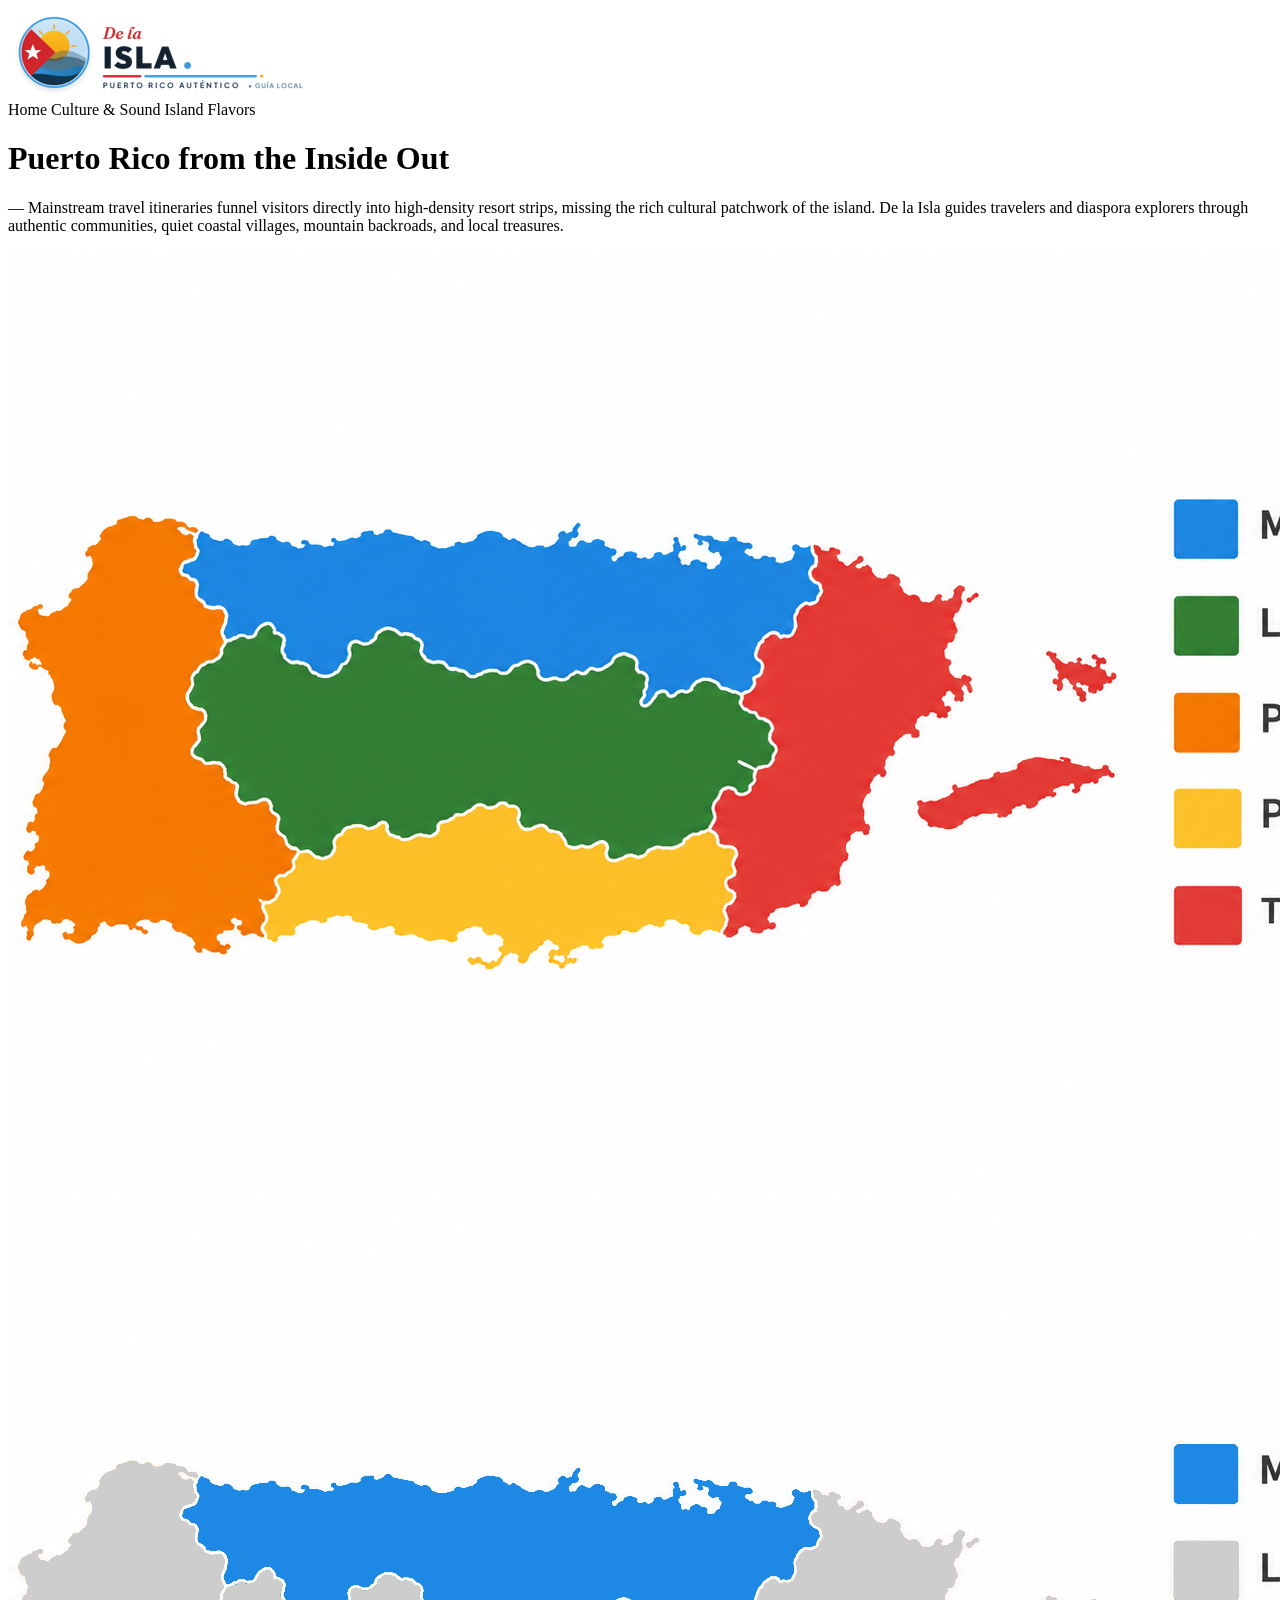
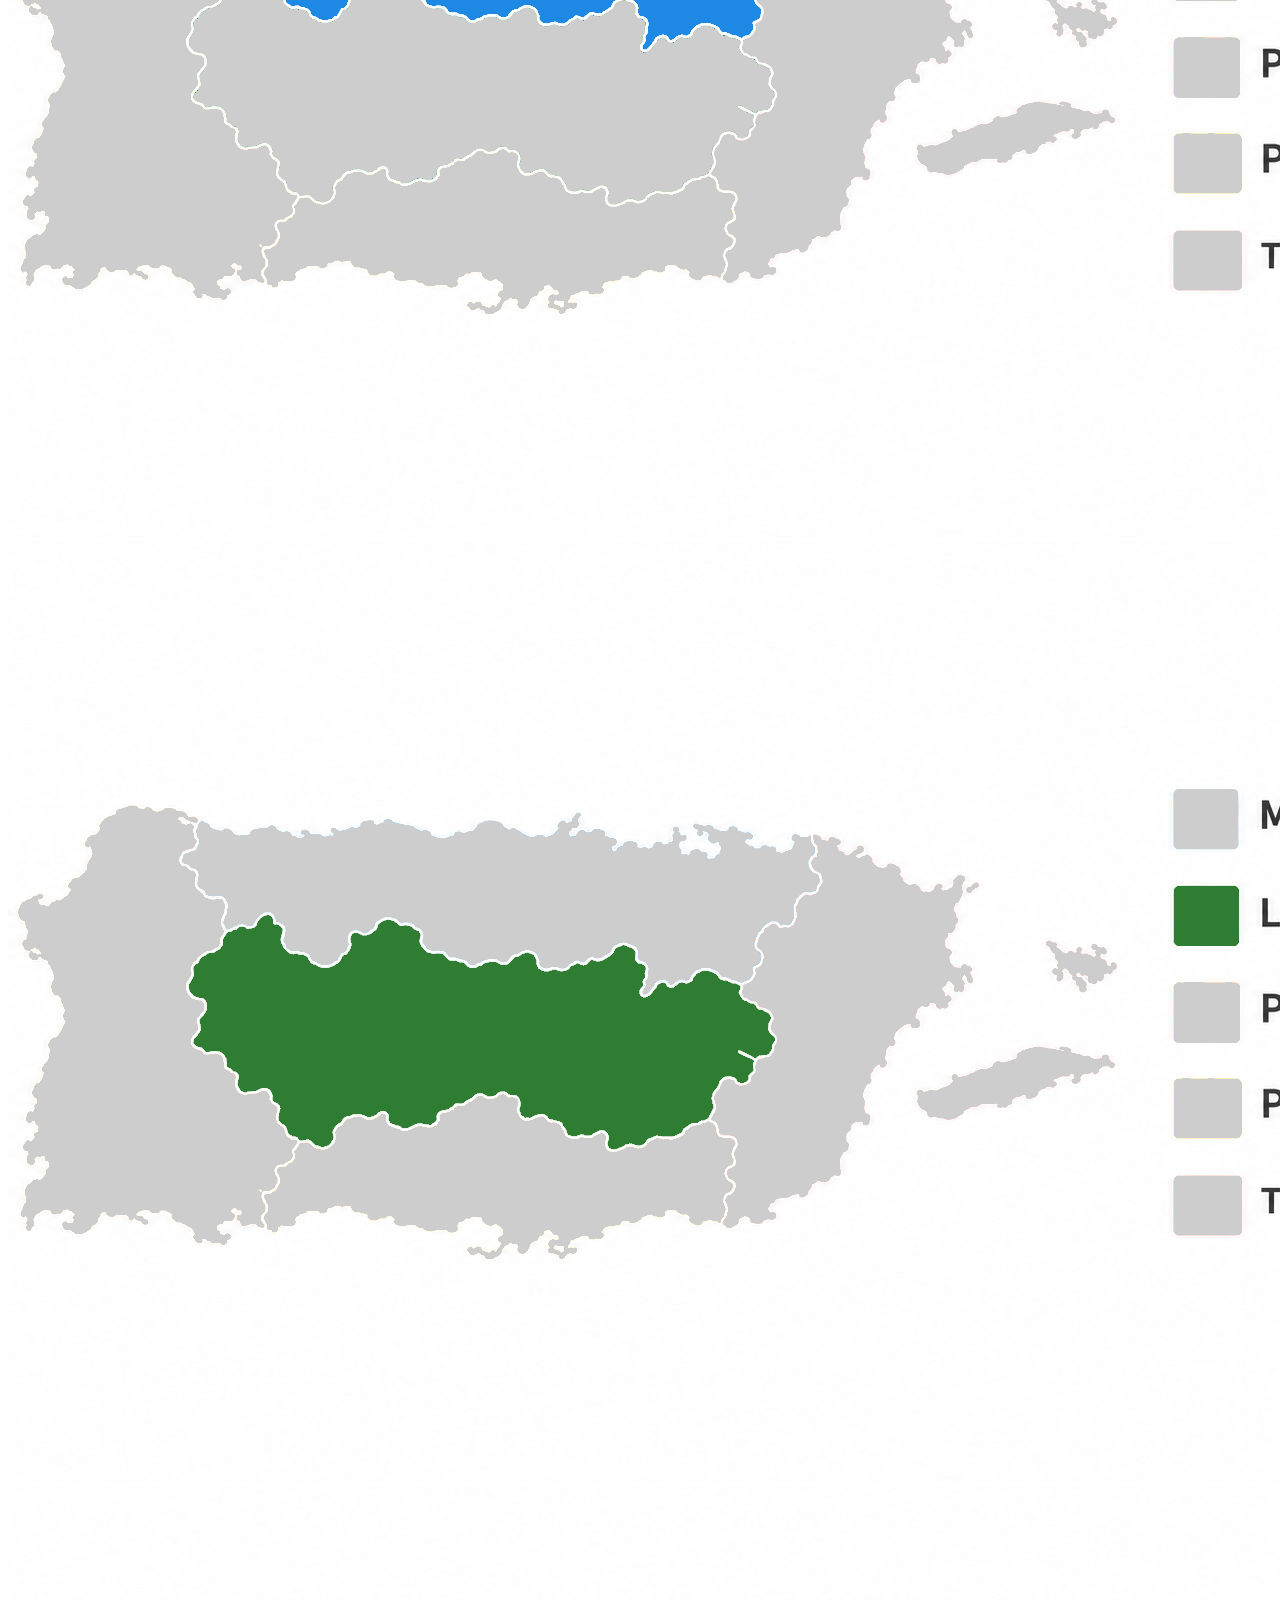
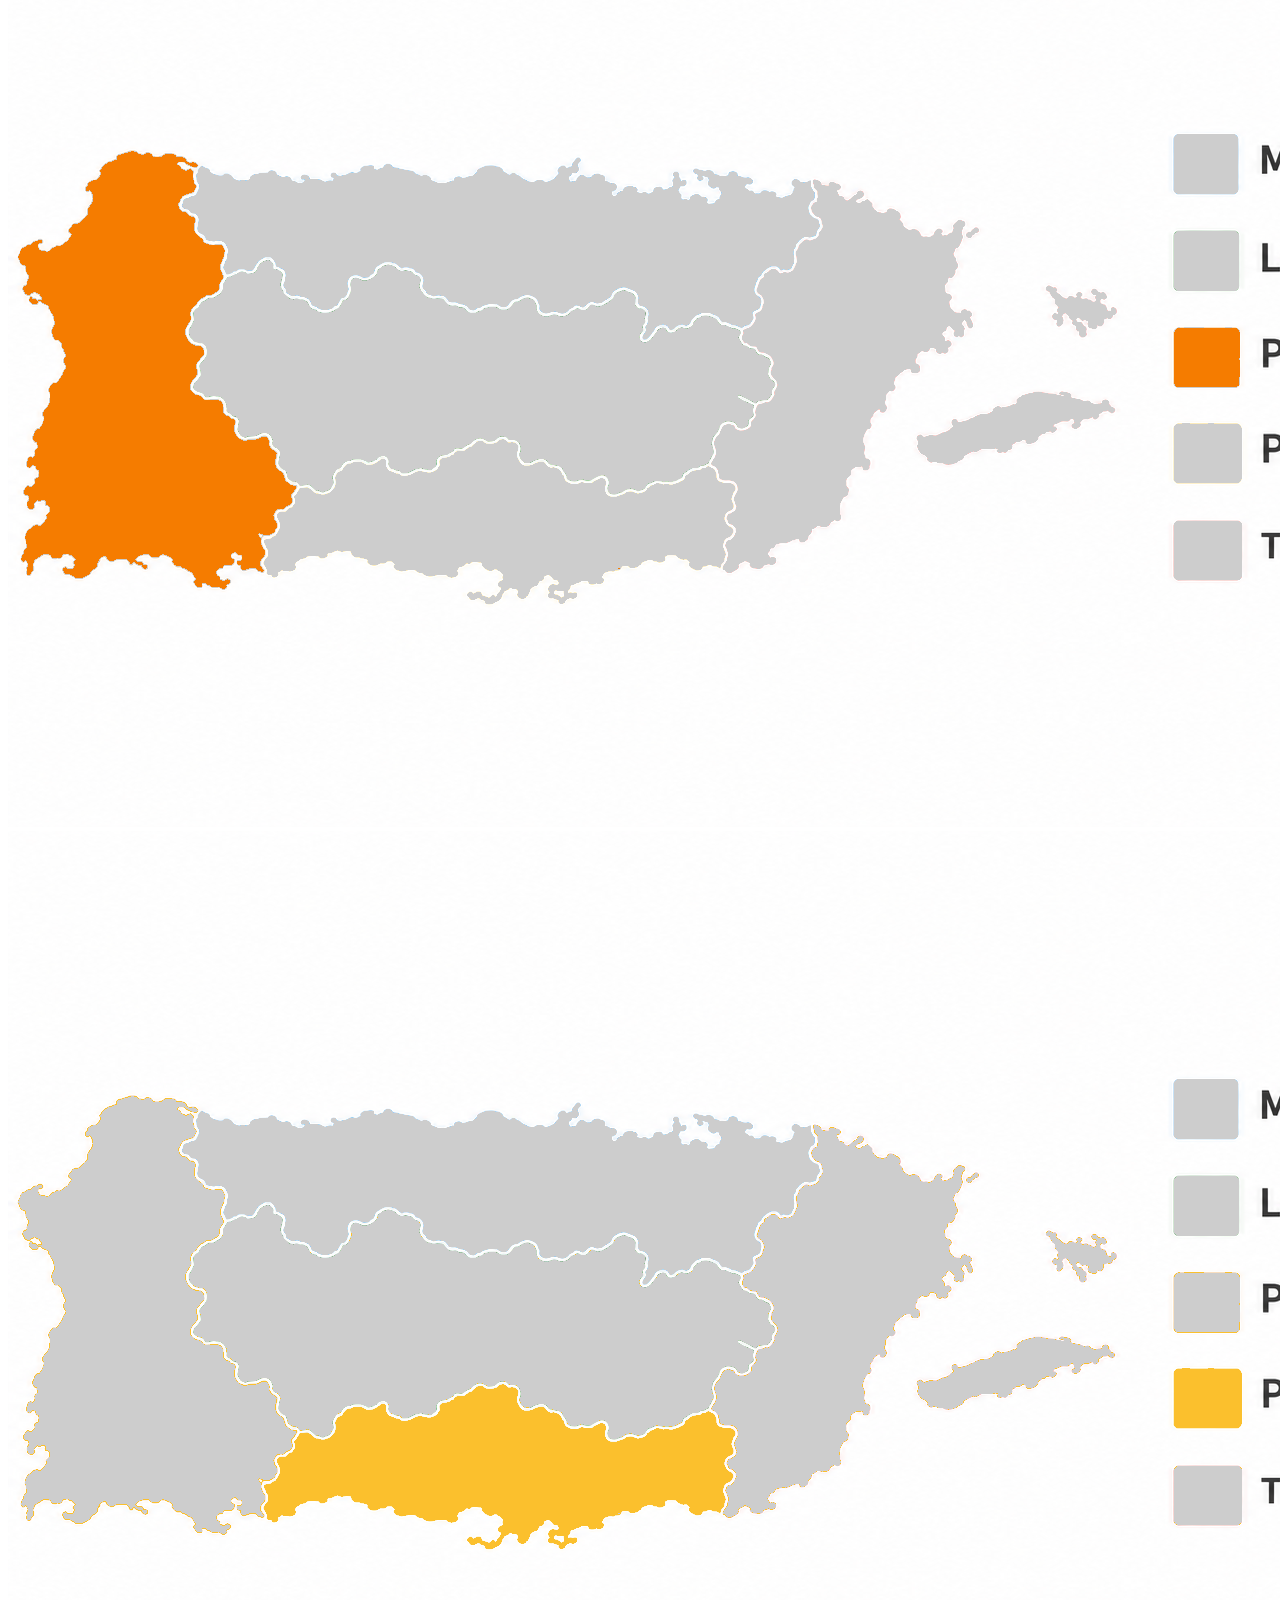
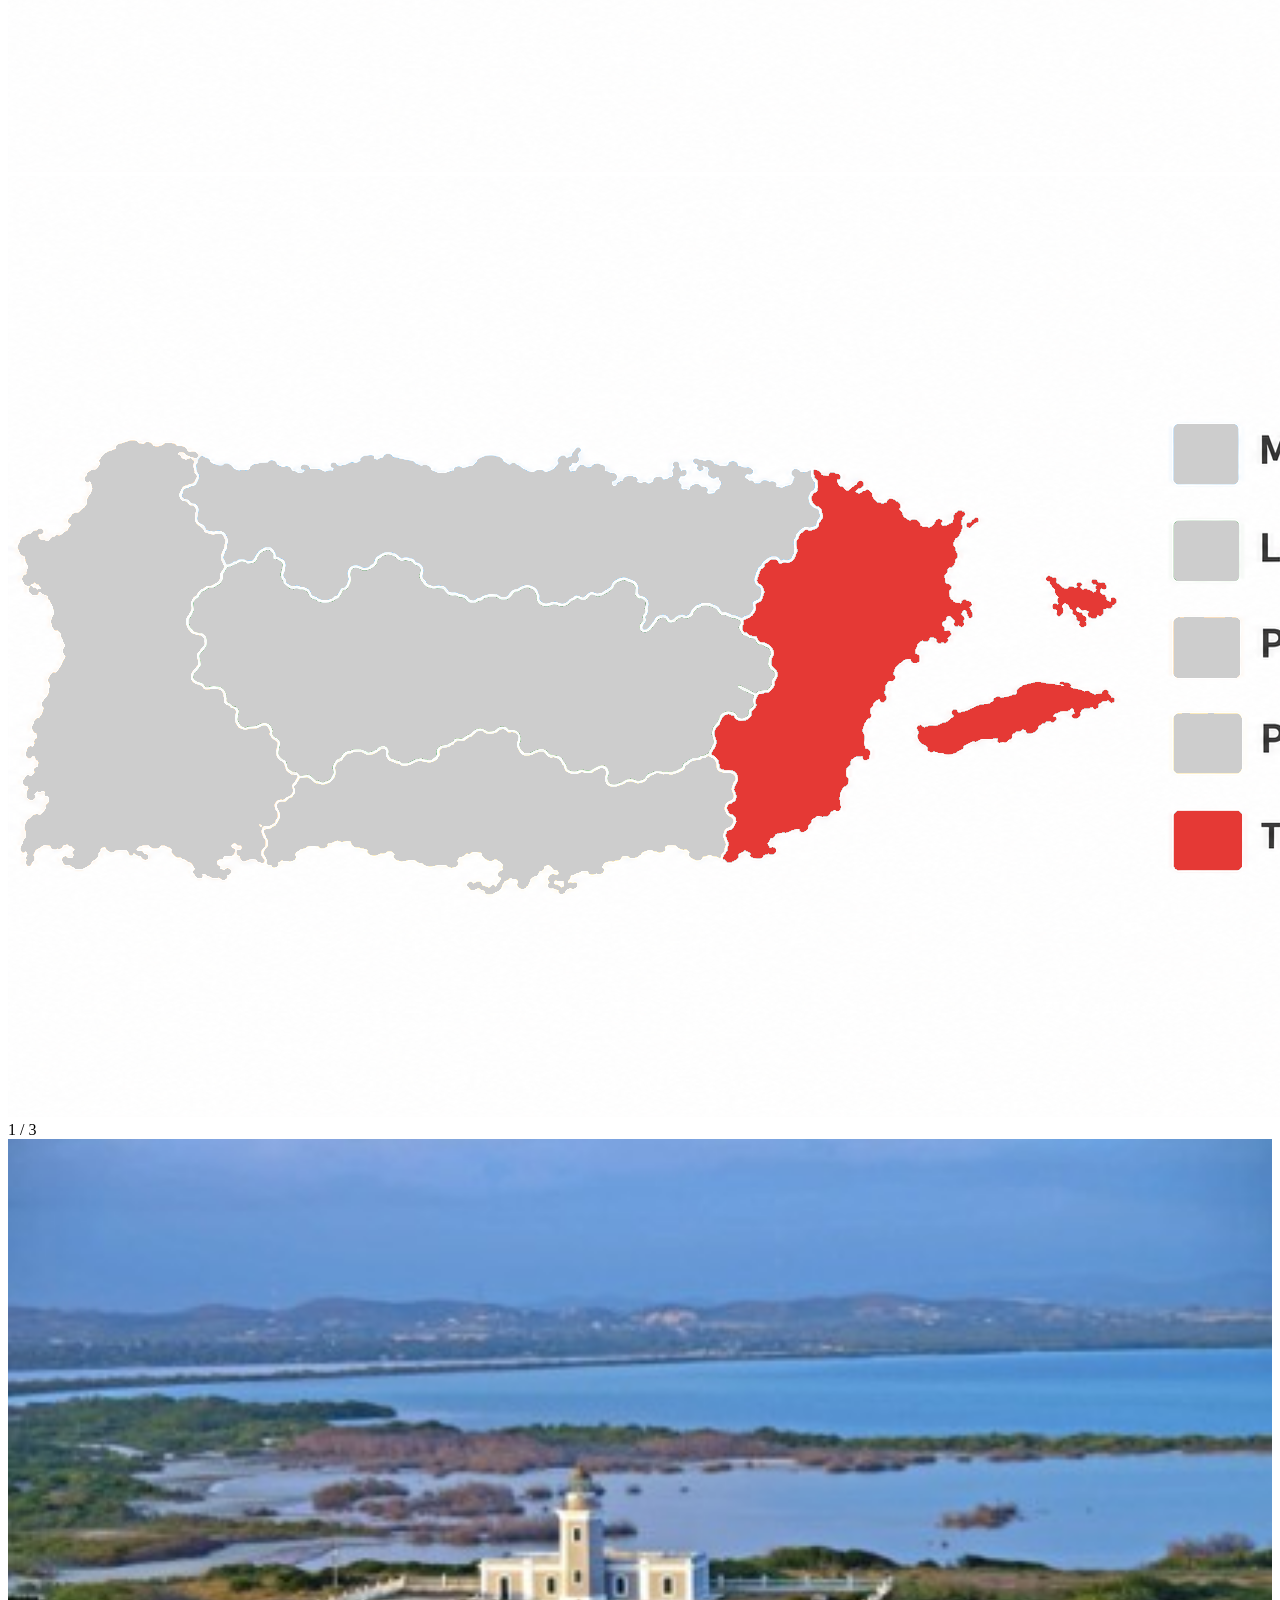
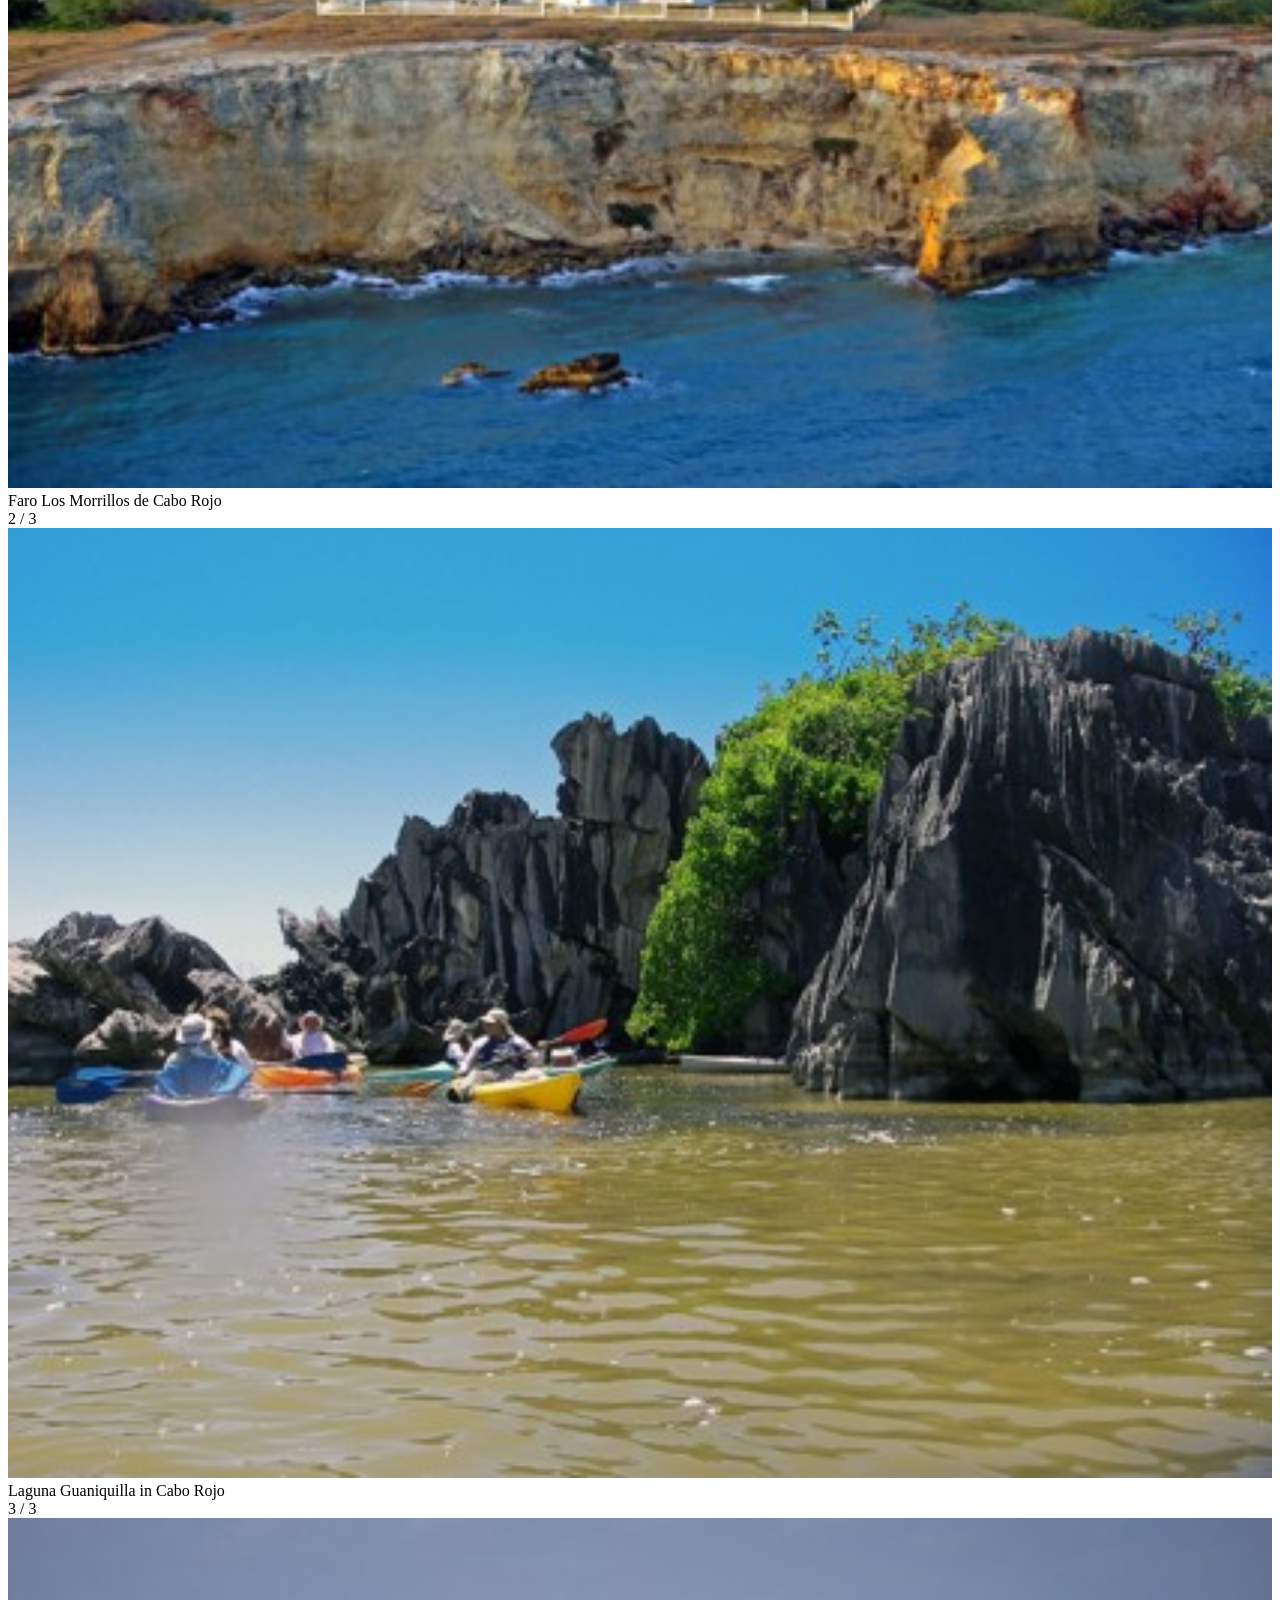
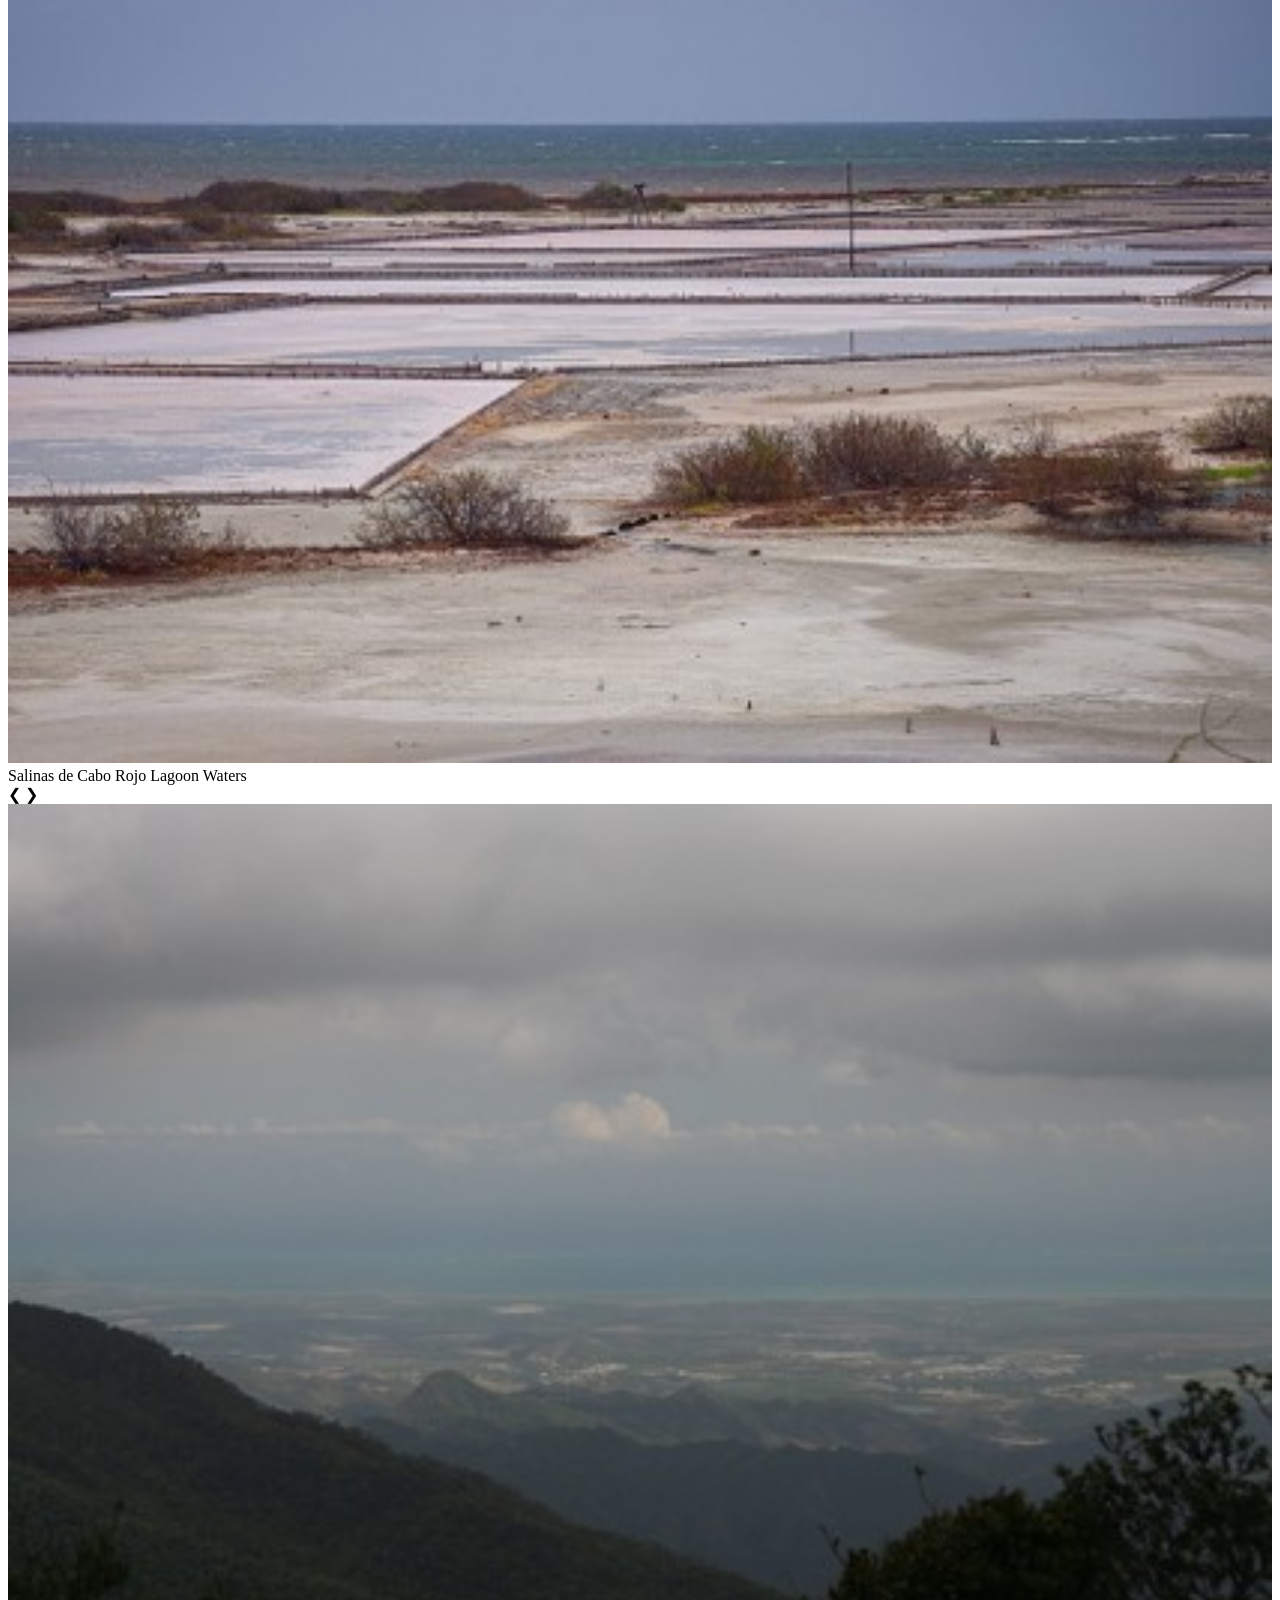
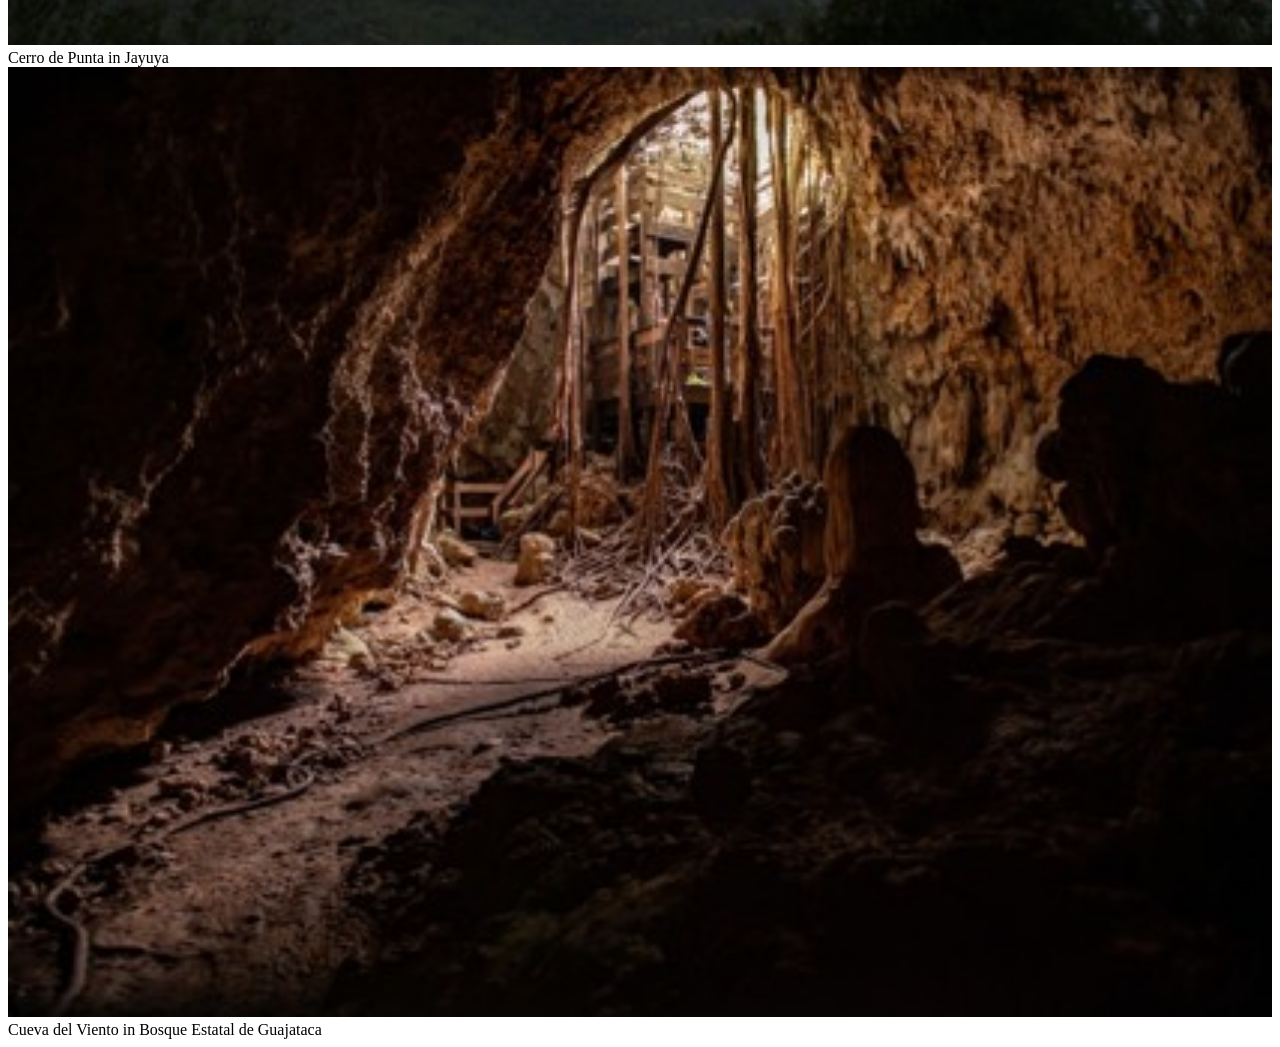
<file: Harrison/index.html>
<!DOCTYPE html>
<html lang="en">
<head>
    <meta charset="UTF-8">
    <meta name="viewport" content="width=device-width, initial-scale=1.0">
    <title>Document</title>
</head>
<header>
    <a id="backHomeLogo" href="index.html">
        <img src="logos/navBarLogo.png">
    </a>
    <nav>
        <a>Home</a>
        <a>Culture & Sound</a>
        <a>Island Flavors</a>
    </nav>
</header>
<body>
    <div id="hero"> <!-- This is for the hero image-->
        <h1>Puerto Rico from the Inside Out</h1>
        <p>— Mainstream travel itineraries funnel visitors directly into high-density resort strips, missing the rich cultural patchwork of the island. De la Isla guides travelers and diaspora explorers through authentic communities, quiet coastal villages, mountain backroads, and local treasures.</p>
    </div>
    <div> <!-- For this part I will have 5 images stacked ontop of eachother and depending on where the mouse hovers over the correct image cutout-->
        <img id="img1" src="Images\interactive\Puerto_Rico_regional_map_full.png">
        <img id="img2" src="Images\interactive\metro-north-coast.png">
        <img id="img3" src="Images\interactive\cordillera-central.png">
        <img id="img4" src="Images\interactive\porta-del-sol.png">
        <img id="img5" src="Images\interactive\porta-caribe.png">
        <img id="img6" src="Images\interactive\east-offshore-cays.png">
    </div>
    <div>
        
        <!-- Slideshow container -->
    <div class="slideshow-container">

    <!-- Full-width images with number and caption text -->
    <div class="mySlides fade">
        <div class="numbertext">1 / 3</div>
        <img src="Images\Home\Faro_Los_Morrillos.jpg" style="width:100%">
        <div class="text">Faro Los Morrillos de Cabo Rojo</div>
    </div>

    <div class="mySlides fade">
        <div class="numbertext">2 / 3</div>
        <img src="Images\Home\Laguna_Guaniquilla.jpg" style="width:100%">
        <div class="text">Laguna Guaniquilla in Cabo Rojo</div>
    </div>

    <div class="mySlides fade">
        <div class="numbertext">3 / 3</div>
        <img src="Images\Home\Saltinas_de_Cabo_Rojo.jpg" style="width:100%">
        <div class="text">Salinas de Cabo Rojo Lagoon Waters</div>
    </div>

    <!-- Next and previous buttons -->
    <a class="prev" onclick="plusSlides(-1)">&#10094;</a>
    <a class="next" onclick="plusSlides(1)">&#10095;</a>
    </div>
    
    <!-- -->
    <div class="NoSlidePhoto">
        <img src="Images\Home\Cerro_de_Punta.jpg" style="width:100%">
        <div class="text">Cerro de Punta in Jayuya</div>
    </div>

    <div class="NoSlidePhoto">
        <img src="Images\Home\Cueva_del_Viento.jpg" style="width:100%">
        <div class="text">Cueva del Viento in Bosque Estatal de Guajataca</div>
    </div>

    </div>
</body>
</html>
</file>
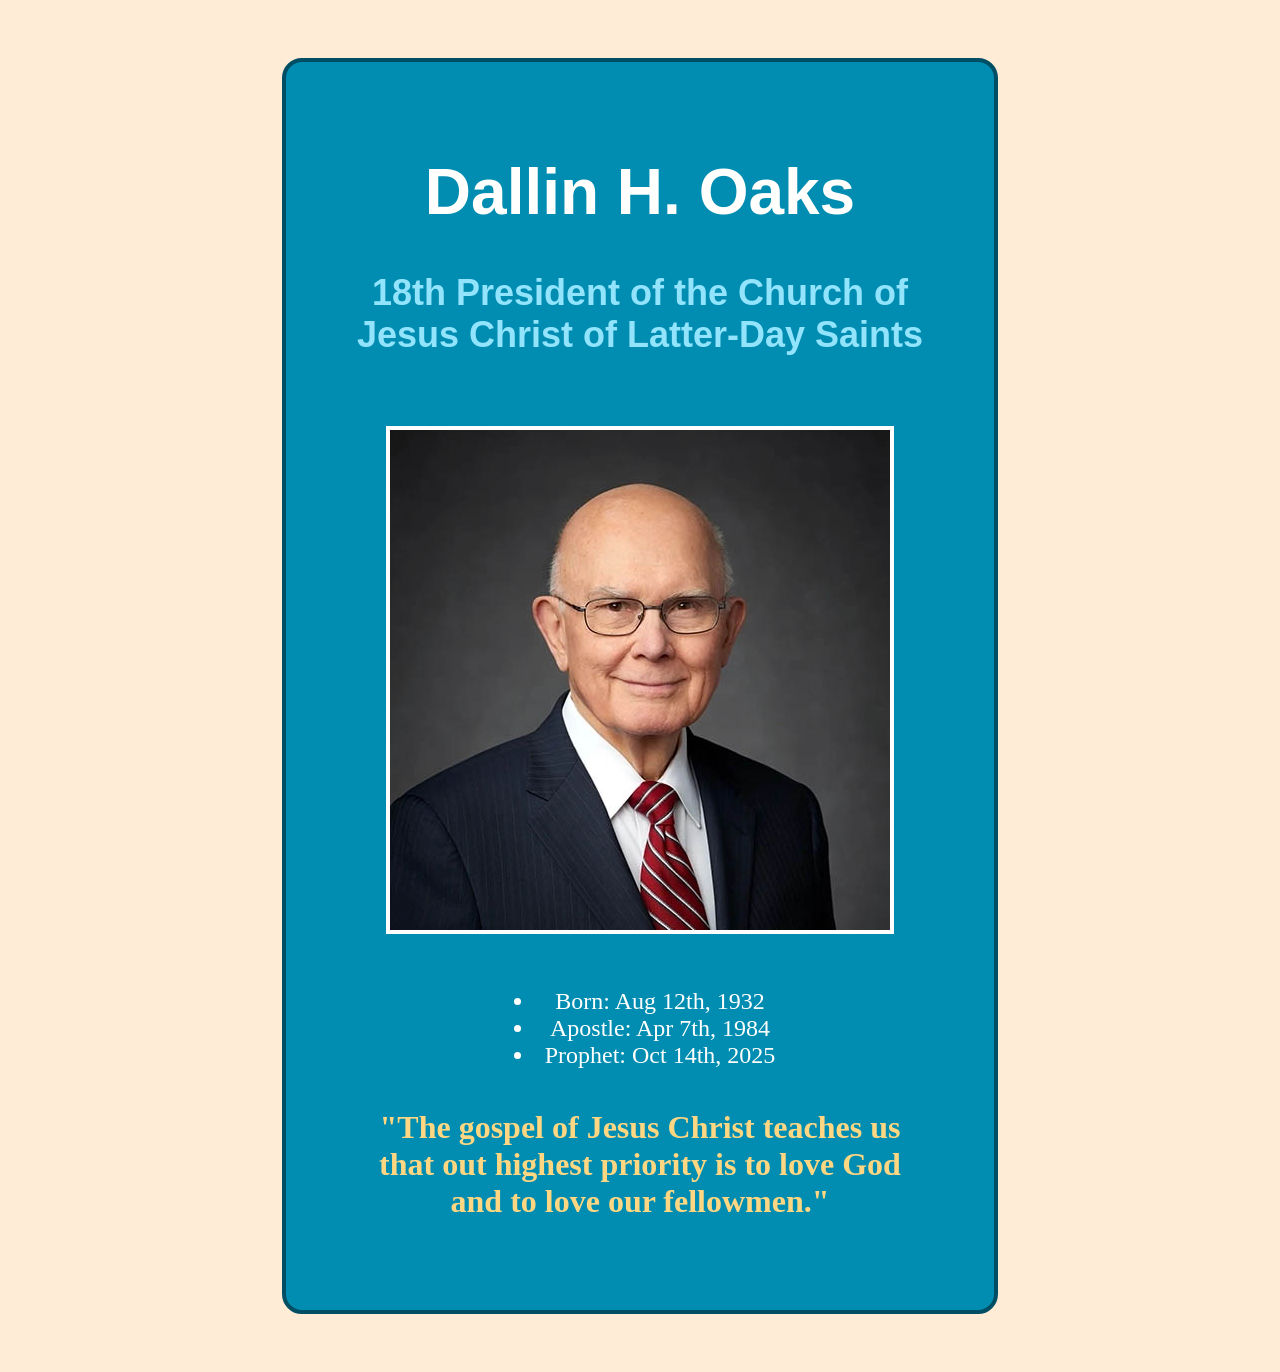
<file: ice/index.html>
<!DOCTYPE html>
<html lang="en">
<head>
    <meta charset="UTF-8">
    <meta name="viewport" content="width=device-width, initial-scale=1.0">
    <title>Oaks</title>
    <link rel="stylesheet" href="prophet_card.css">
</head>
<body>
    <div id="content">
        <h1>Dallin H. Oaks</h1>
        <h2><a href ="https://www.churchofjesuschrist.org/?lang=eng" target="blank">18th President of the Church of Jesus Christ of Latter-Day Saints</a></h2>
        <img src="dallin_oaks.jpg" alt="President Oaks image">
        <ul>
            <li>Born: Aug 12th, 1932</li>
            <li>Apostle: Apr 7th, 1984</li>
            <li>Prophet: Oct 14th, 2025</li>
        </ul>
        <h3>"The gospel of Jesus Christ teaches us<br>
             that out highest priority is to love God<br> 
             and to love our fellowmen."</h3>
    </div>
    
</body>
</html>
</file>
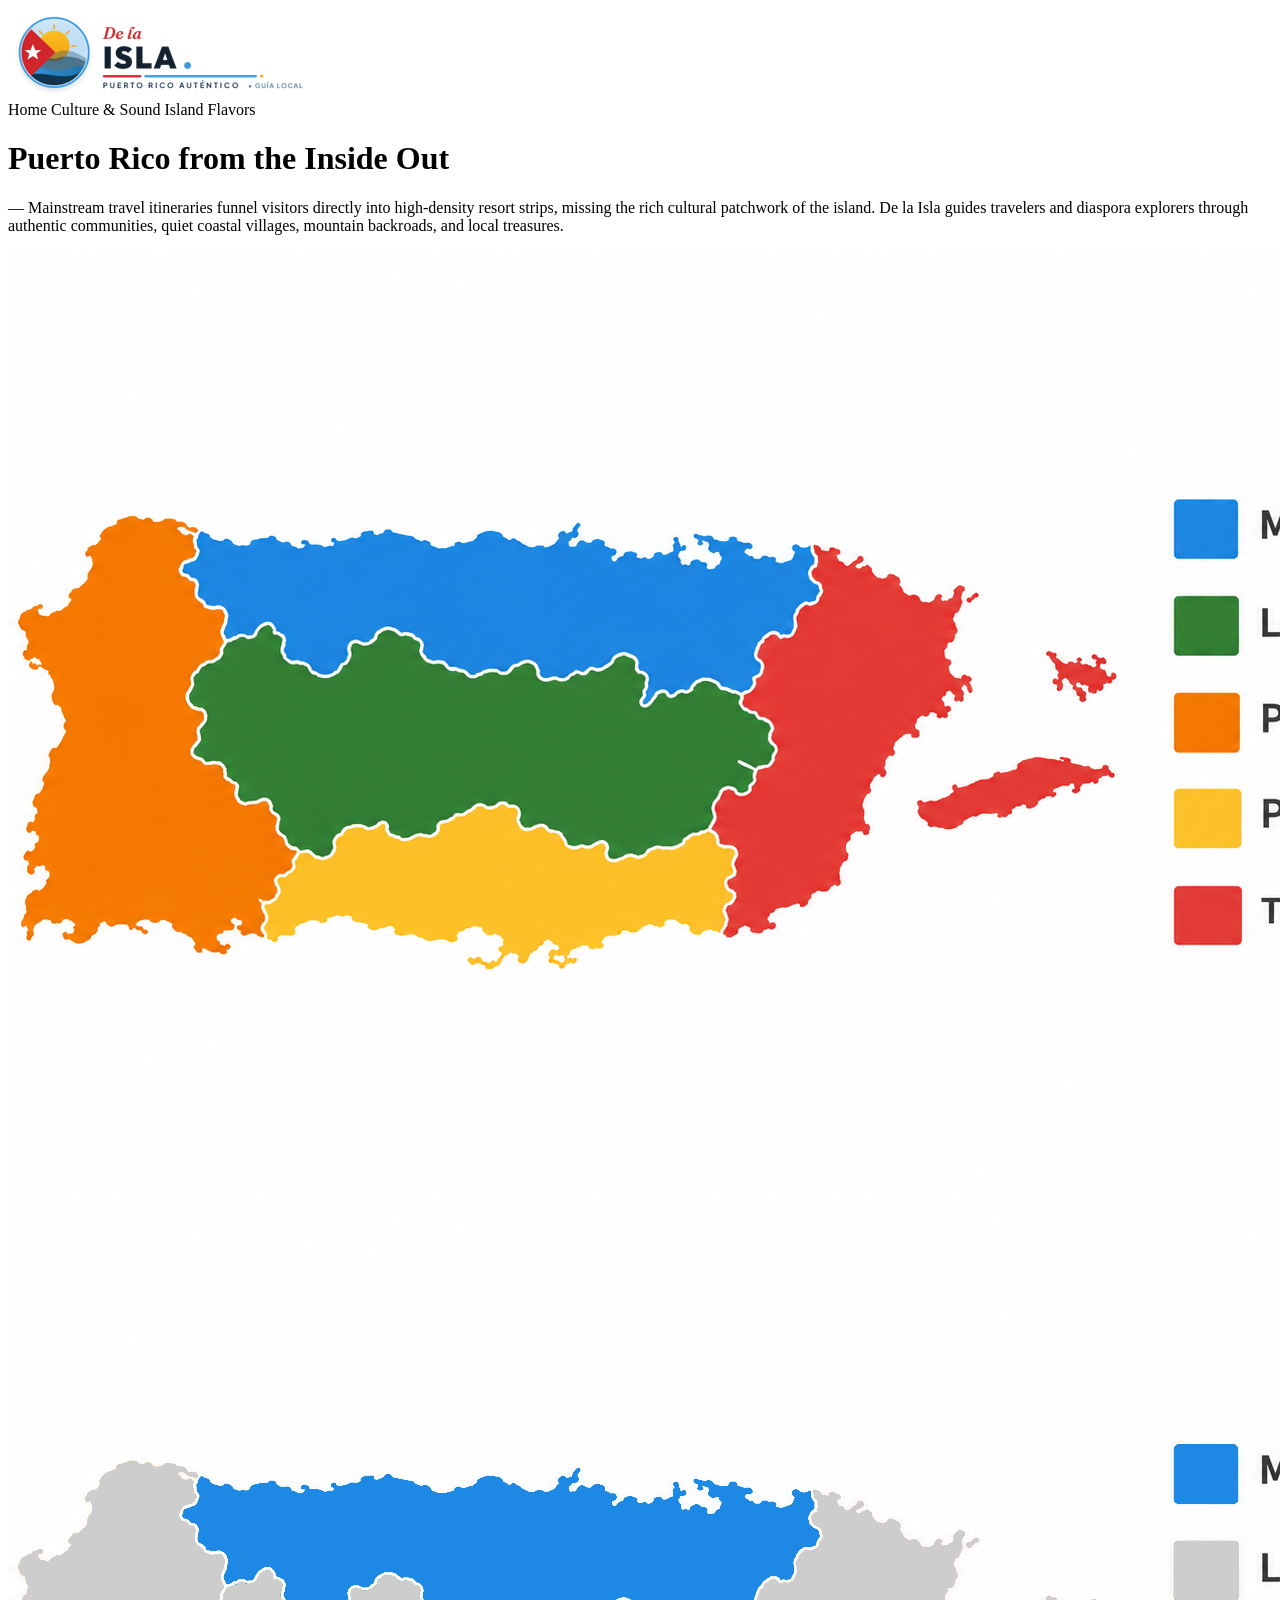
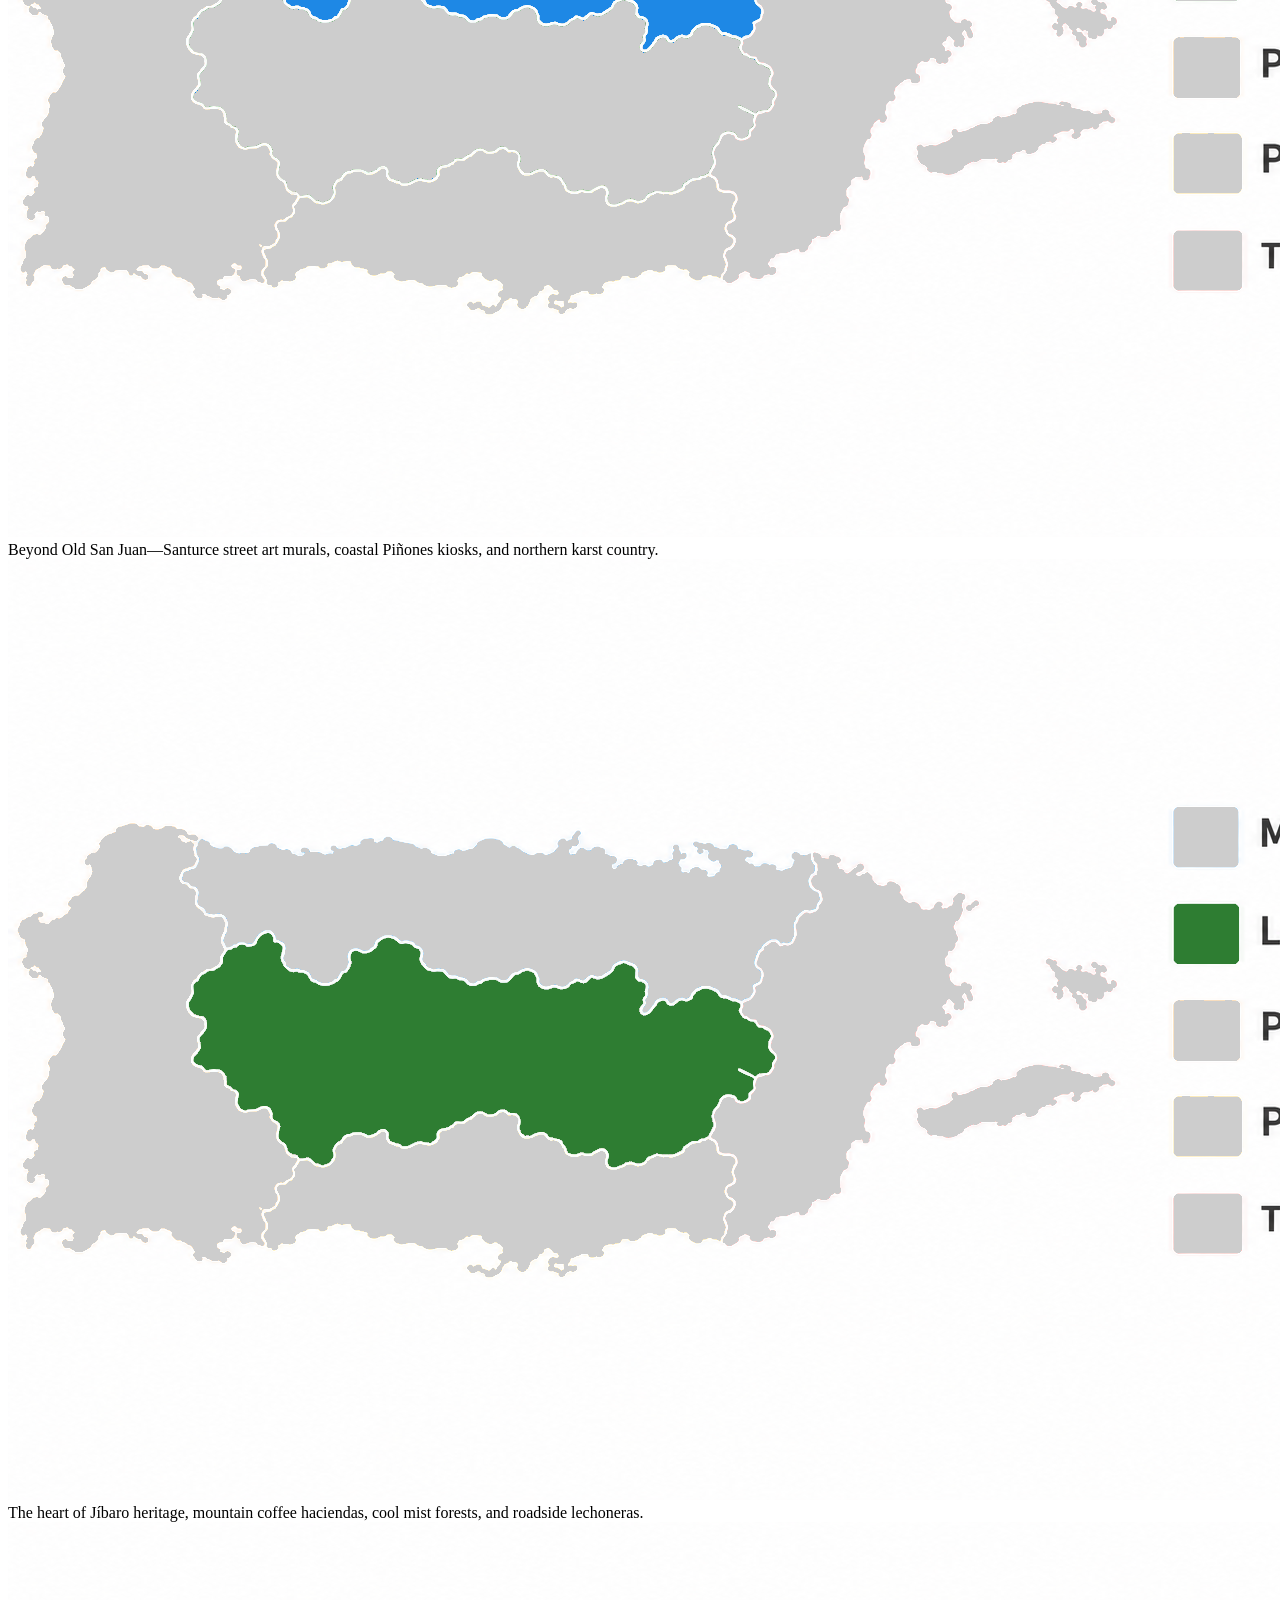
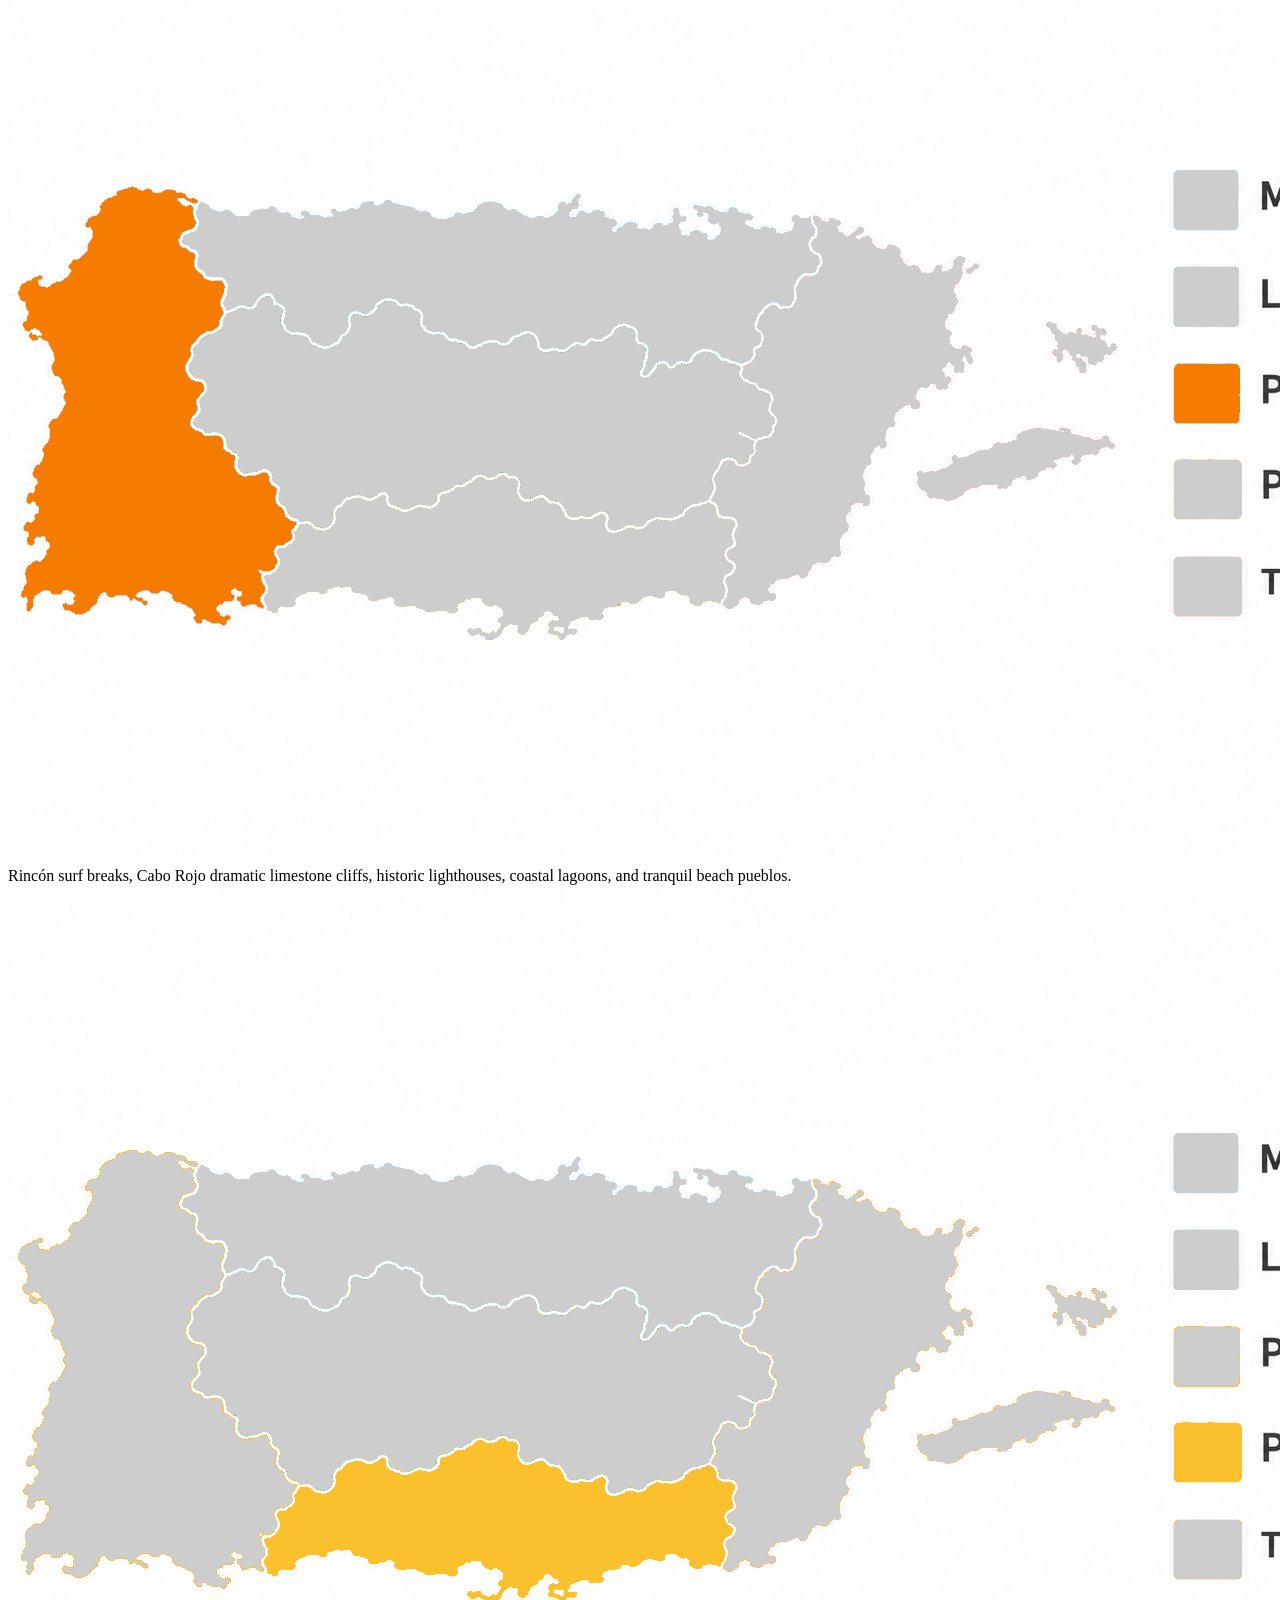
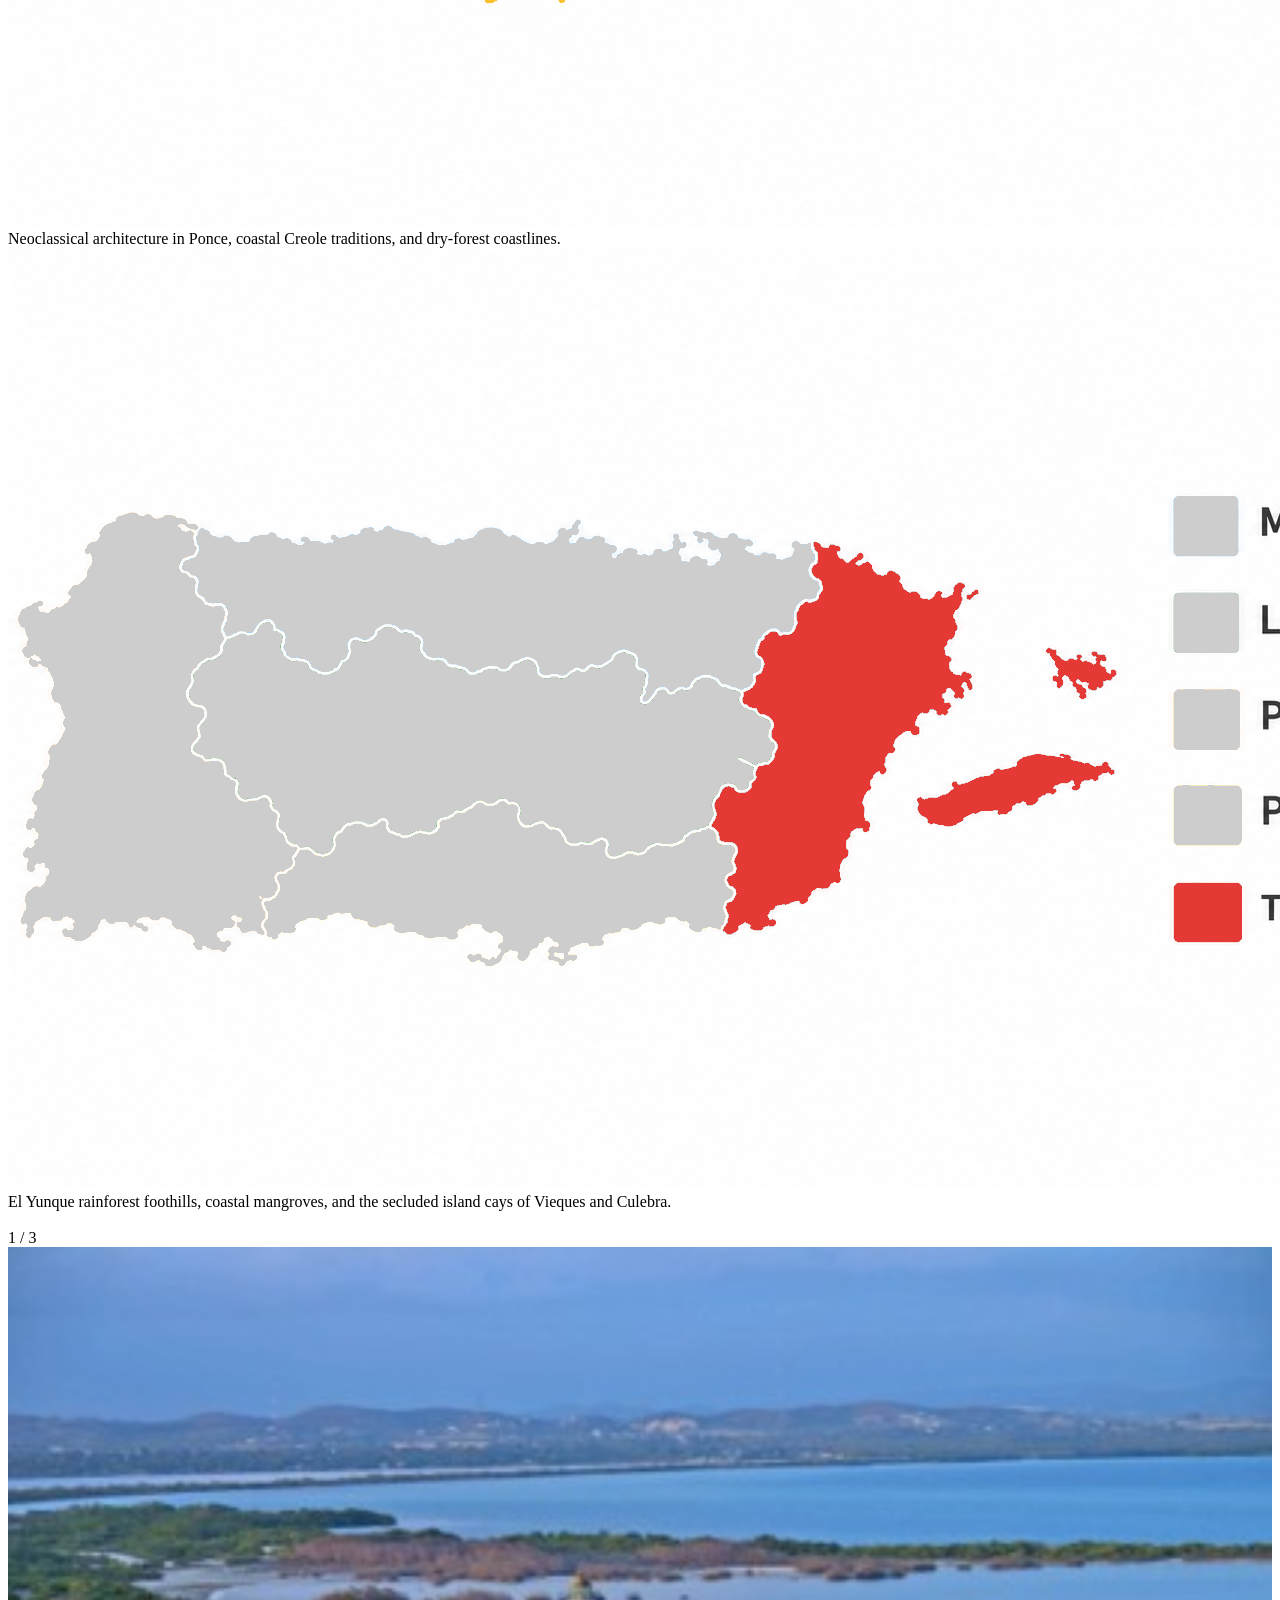
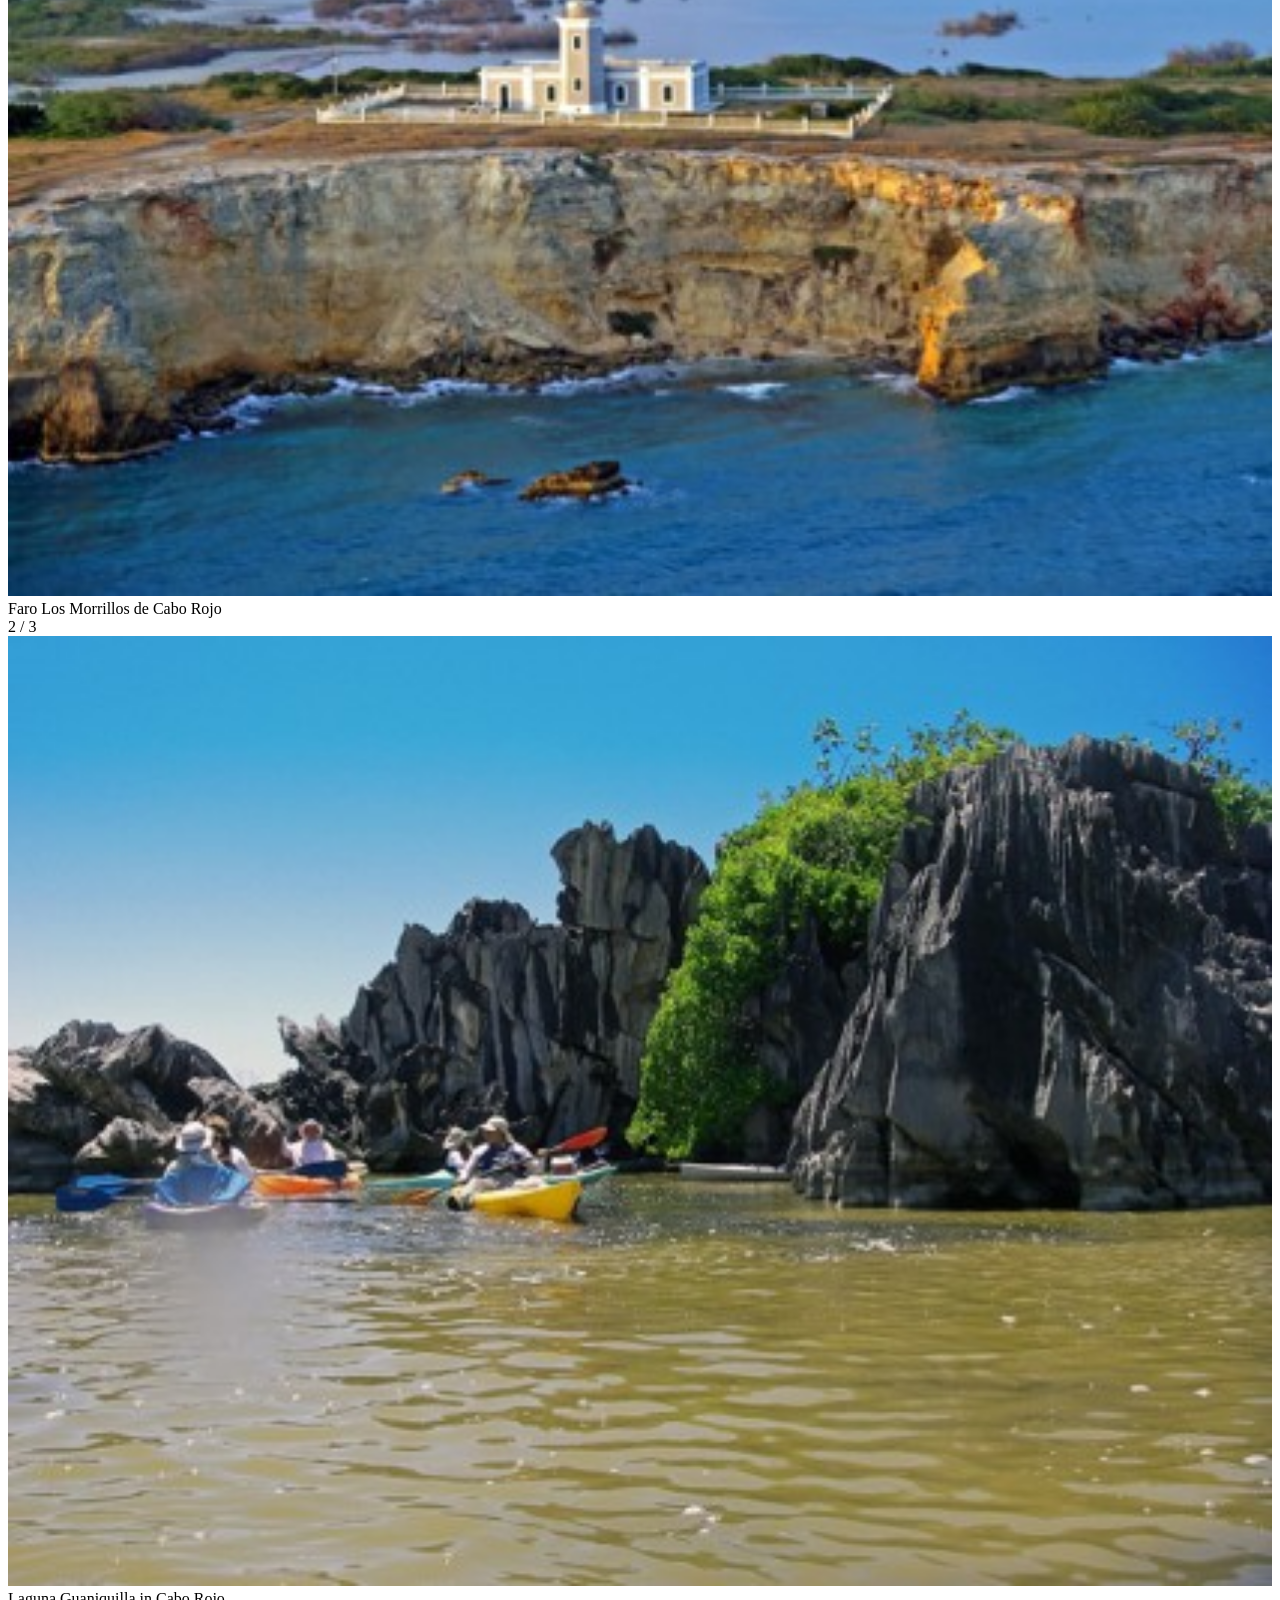
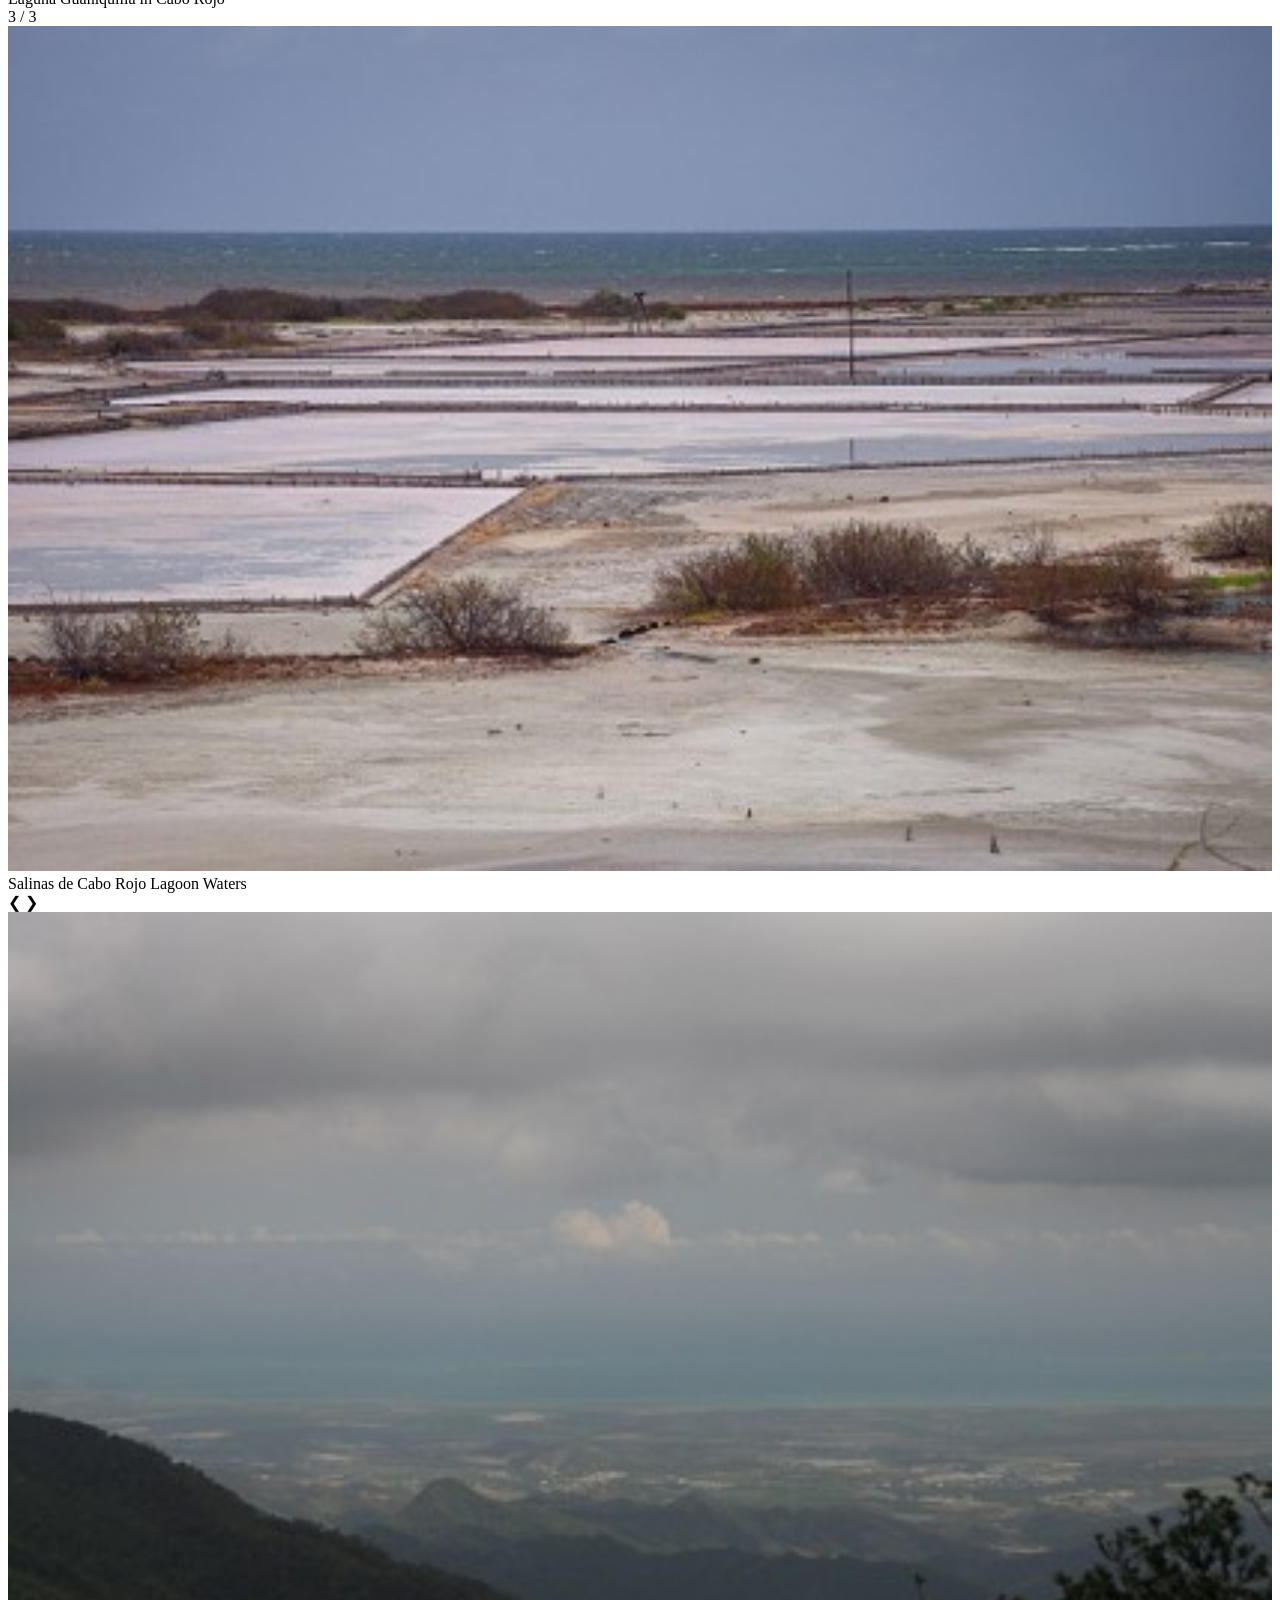
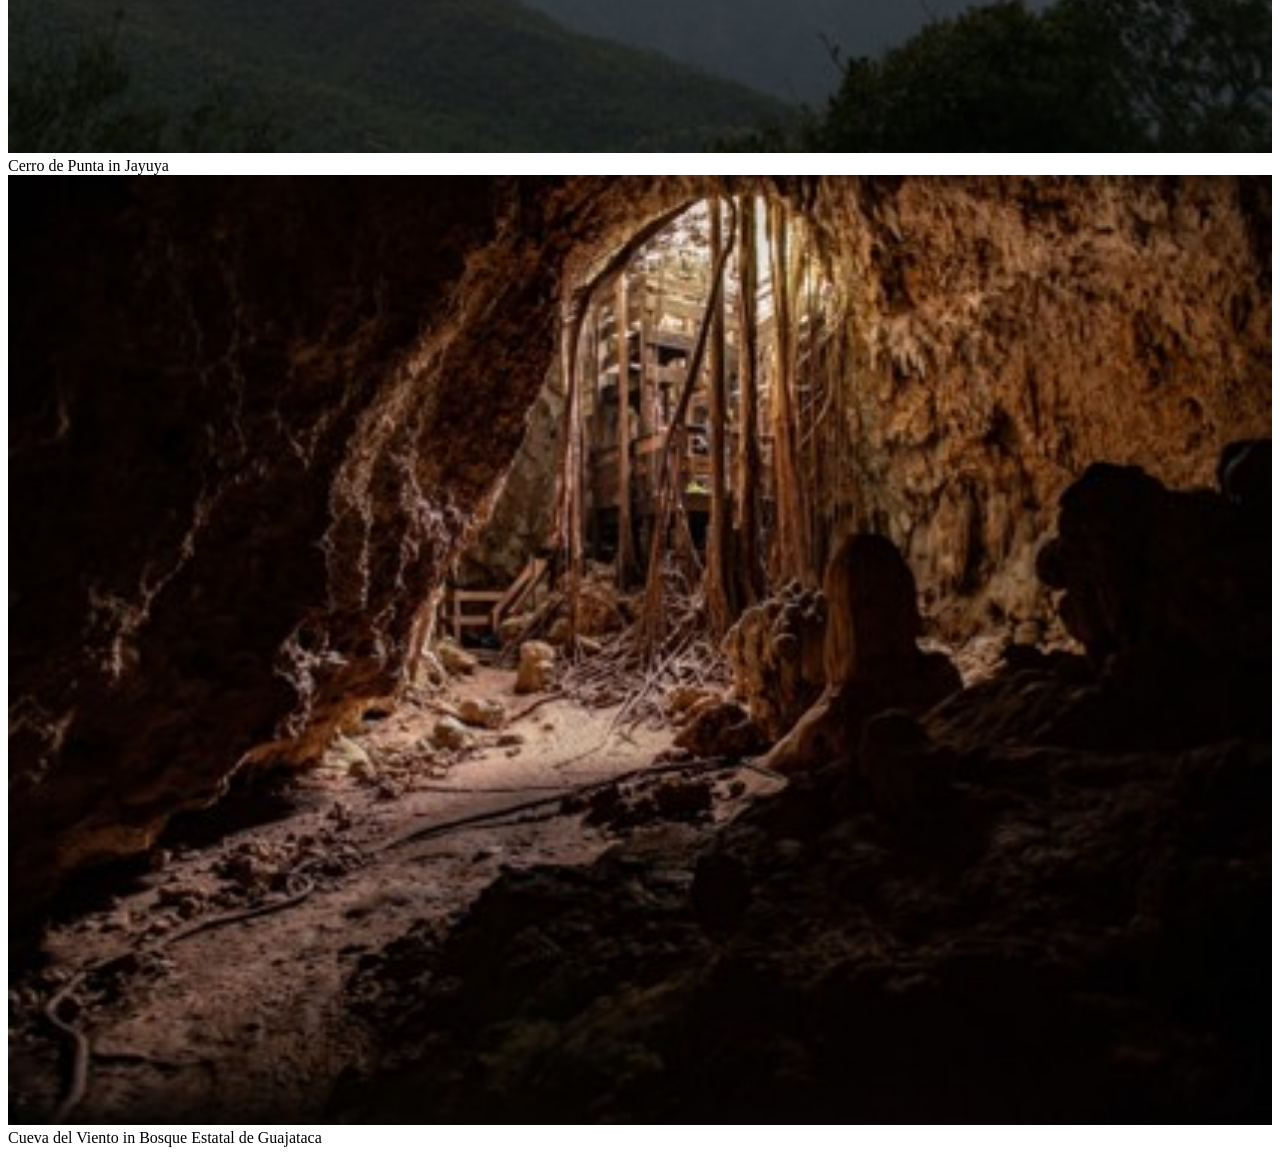
<file: Malachi/index.html>
<!DOCTYPE html>
<html lang="en">
<head>
    <meta charset="UTF-8">
    <meta name="viewport" content="width=device-width, initial-scale=1.0">
    <title>Document</title>
</head>
<header>
    <a id="backHomeLogo" href="index.html">
        <img src="logos/navBarLogo.png">
    </a>
    <nav>
        <a>Home</a>
        <a>Culture & Sound</a>
        <a>Island Flavors</a>
    </nav>
</header>

<body>
    <div id="hero"> <!-- This is for the hero image-->
        <h1>Puerto Rico from the Inside Out</h1>
        <p>— Mainstream travel itineraries funnel visitors directly into high-density resort strips, missing the rich cultural patchwork of the island. De la Isla guides travelers and diaspora explorers through authentic communities, quiet coastal villages, mountain backroads, and local treasures.</p>
    </div>

    <Section>
        <div> <!-- For this part I will have 5 images stacked ontop of eachother and depending on where the mouse hovers over the correct image cutout-->
            <img id="img1" src="Images\interactive\Puerto_Rico_regional_map_full.png">   
        </div>
        <div>
            <img id="img2" src="Images\interactive\metro-north-coast.png">
            <a>Beyond Old San Juan—Santurce street art murals, coastal Piñones kiosks, and northern karst country.</a>
        </div>
        <div>
            <img id="img3" src="Images\interactive\cordillera-central.png">
            <a>The heart of Jíbaro heritage, mountain coffee haciendas, cool mist forests, and roadside lechoneras.</a>
        </div>
        <div>  
            <img id="img4" src="Images\interactive\porta-del-sol.png">
            <a>Rincón surf breaks, Cabo Rojo dramatic limestone cliffs, historic lighthouses, coastal lagoons, and tranquil beach pueblos.</a>
        </div> 
        <div> 
            <img id="img5" src="Images\interactive\porta-caribe.png">
            <a>Neoclassical architecture in Ponce, coastal Creole traditions, and dry-forest coastlines.</a>
        </div> 
        <div> 
            <img id="img6" src="Images\interactive\east-offshore-cays.png">
            <a>El Yunque rainforest foothills, coastal mangroves, and the secluded island cays of Vieques and Culebra.</a>
        </div>
    </Section>
    <br>

    <Section>
            <!-- Slideshow container -->
        <div class="slideshow-container">

        <!-- Full-width images with number and caption text -->
        <div class="mySlides fade">
            <div class="numbertext">1 / 3</div>
            <img src="Images\Home\Faro_Los_Morrillos.jpg" style="width:100%">
            <div class="text">Faro Los Morrillos de Cabo Rojo</div>
        </div>

        <div class="mySlides fade">
            <div class="numbertext">2 / 3</div>
            <img src="Images\Home\Laguna_Guaniquilla.jpg" style="width:100%">
            <div class="text">Laguna Guaniquilla in Cabo Rojo</div>
        </div>

        <div class="mySlides fade">
            <div class="numbertext">3 / 3</div>
            <img src="Images\Home\Saltinas_de_Cabo_Rojo.jpg" style="width:100%">
            <div class="text">Salinas de Cabo Rojo Lagoon Waters</div>
        </div>

        <!-- Next and previous buttons -->
        <a class="prev" onclick="plusSlides(-1)">&#10094;</a>
        <a class="next" onclick="plusSlides(1)">&#10095;</a>
        </div>
        
        <!-- -->
        <div class="NoSlidePhoto">
            <img src="Images\Home\Cerro_de_Punta.jpg" style="width:100%">
            <div class="text">Cerro de Punta in Jayuya</div>
        </div>

        <div class="NoSlidePhoto">
            <img src="Images\Home\Cueva_del_Viento.jpg" style="width:100%">
            <div class="text">Cueva del Viento in Bosque Estatal de Guajataca</div>
        </div>
    </Section>
</body>
</html>
</file>
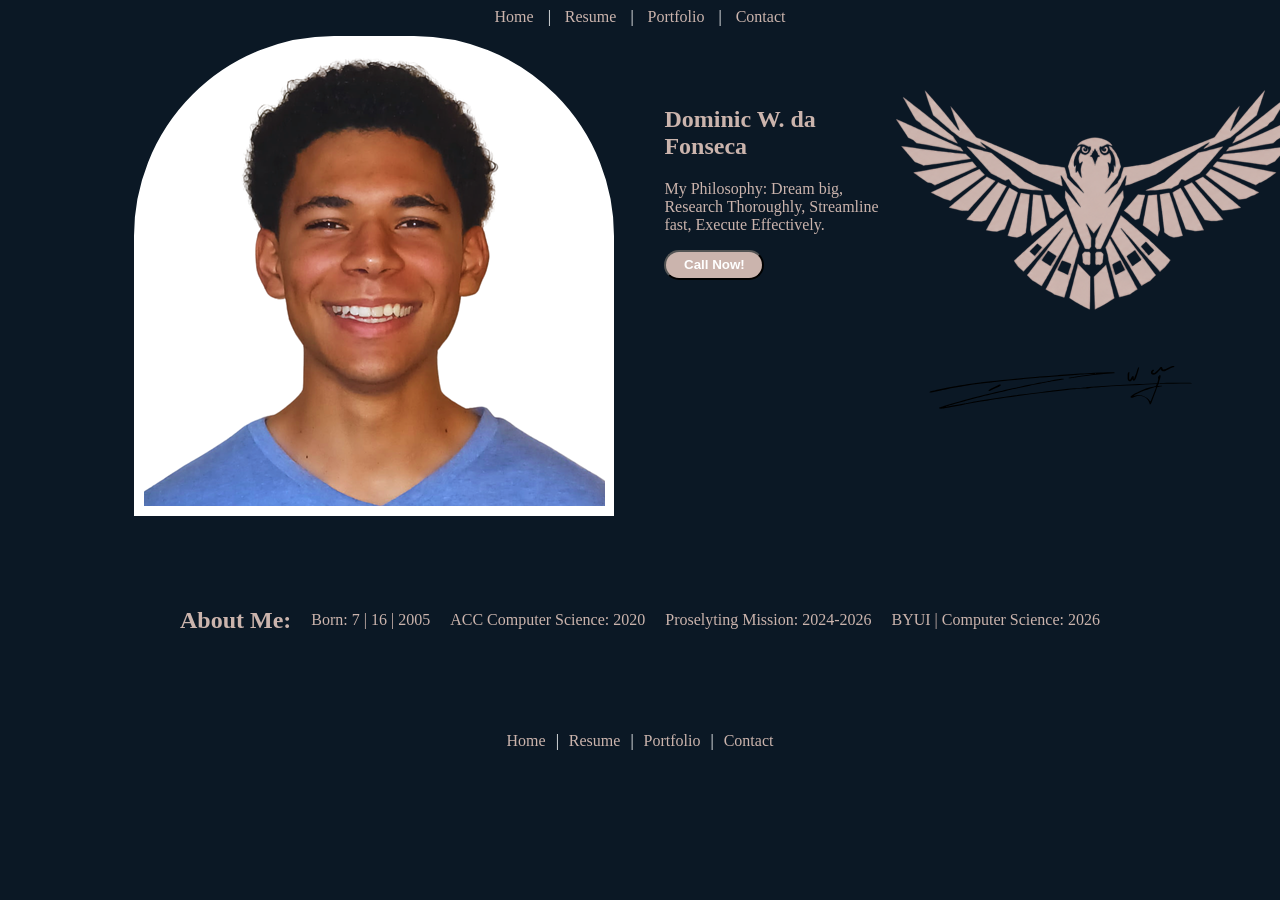
<file: portfolioAssignment/index.html>
<!DOCTYPE html>
<html lang="en">
<head>
    <meta charset="UTF-8">
    <meta name="viewport" content="width=device-width, initial-scale=1.0">
    <title>Document</title>
    <link rel="stylesheet" href="style.css">
</head>
<body>
<header>
    <nav>
        <a id="link" href="index.html">Home</a>
        <a id="w"> | </a>
        <a id="link" href ="Resume-DominicFonseca.png">Resume</a> <!--Company Names-->
        <a id="w"> | </a>
        <a id="link" href="ice.html">Portfolio</a>
        <a id="w"> | </a>
        <a id="link" href="">Contact</a> <!--Contact Page with all social media pages-->
    </nav>
</header>
    <main>
        <div class="profileImg">
            <img src="DominicFonseca1.png">
        </div>
        <section class ="hero">
            <h1>Dominic W. da Fonseca</h1>
            <p>My Philosophy: Dream big, Research Thoroughly, Streamline fast, Execute Effectively.</p>
            <button class="Hero Button">Call Now!</button>
        </section>
        <section class="owlImg">
            <img src="OwlNinoxStrenua.png">
        </section>
        <section class="sig">
            <img src="Initials.svg">
        </section>
        <section class="abtMe">
        <h2>About Me: </h2>
        <a>Born: 7 | 16 | 2005</a>
        <a>ACC Computer Science:  2020</a>
        <a>Proselyting Mission: 2024-2026</a>
        <a>BYUI | Computer Science: 2026</a>
        </section>
    </main> 
</body>
<footer>
    <a id="link" href="index.html">Home</a>
    <a id="w"> | </a>
    <a id="link" href ="Resume-DominicFonseca.png">Resume</a> <!--Company Names-->
    <a id="w"> | </a>
    <a id="link" href="">Portfolio</a>
    <a id="w"> | </a>
    <a id="link" href="">Contact</a> <!--Contact Page with all social media pages-->
</footer>
</html>
</file>
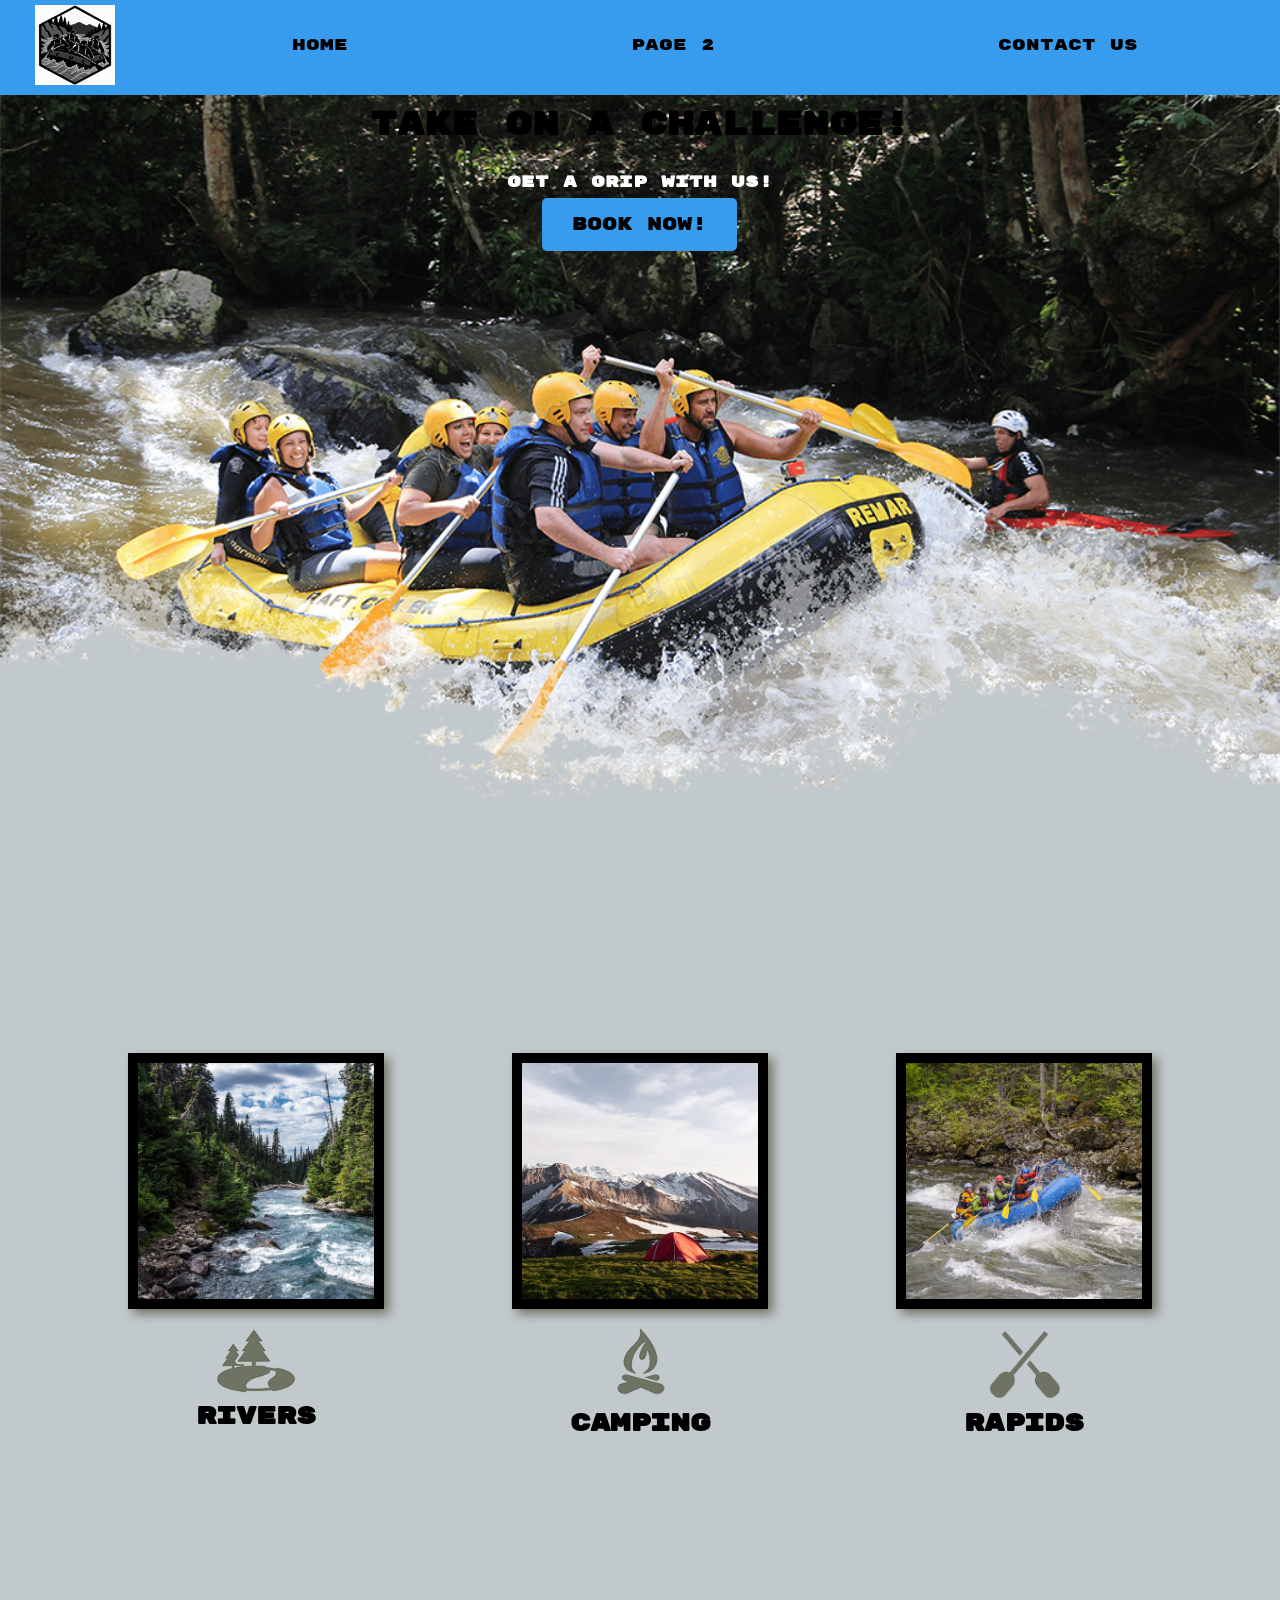
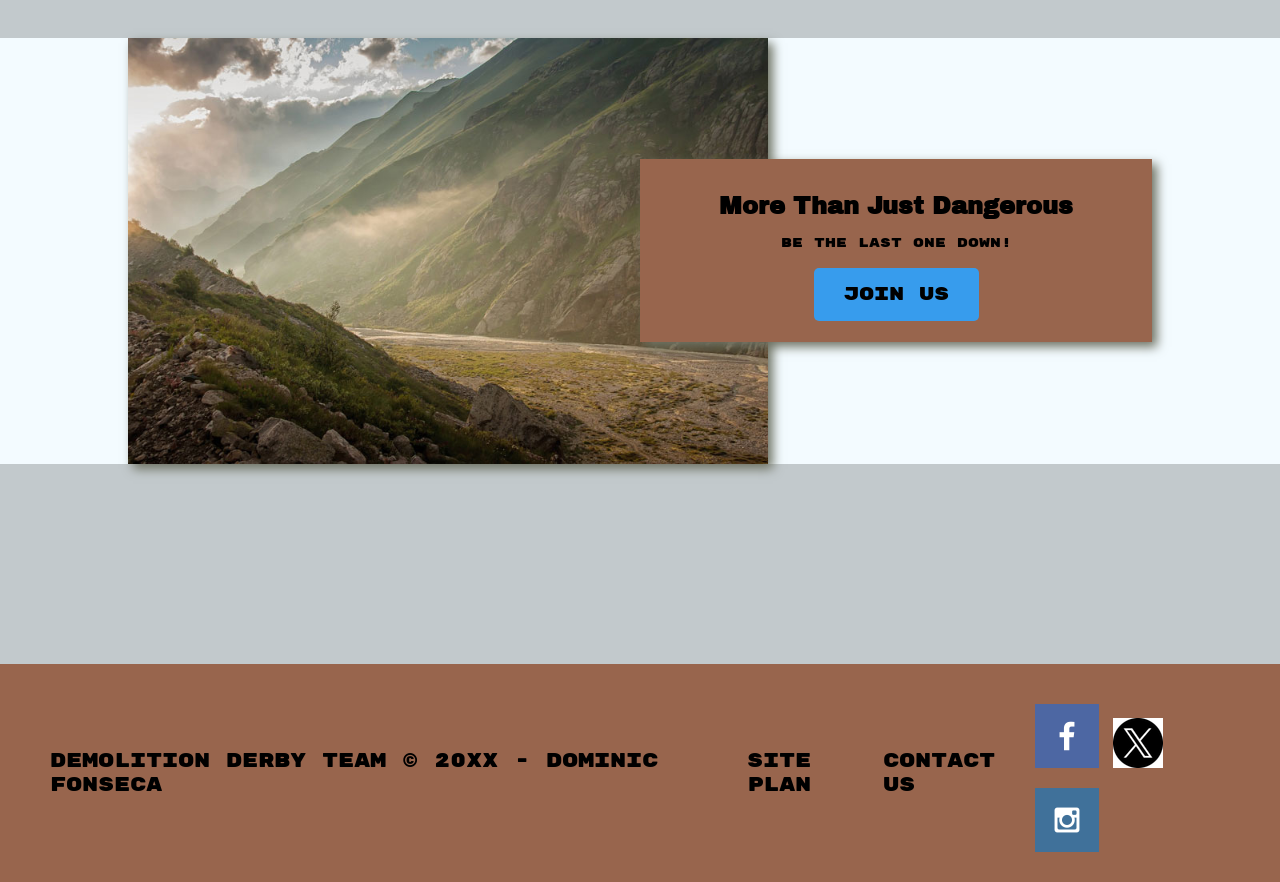
<file: wwr/index.html>
<!DOCTYPE html>
<html lang="en">
<head>
    <meta charset="UTF-8">
    <meta name="viewport" content="width=device-width, initial-scale=1.0">
    <title>Whitewater Rafting Quests | Demolition Boating | Home</title>
    <link rel="stylesheet" href="styles/style.css">
</head>
<body>
    <div id="content">
        <header>
            <a id="logo_link" href="index.html">
                <img class="logo" src="images/DemolitionDLogo.ico" alt="Demolition Derby Team Logo">
            </a>
        <nav>
            <a href="index.html">Home</a>
            <a href = "#">Page 2</a>
            <a href="contactus.html">Contact Us</a>
        </nav>
        </header>
        <div id="hero">
            <div id="hero-box">
                <img id="hero-img" src="images/hero.png" alt="People in a raft on the river">
            </div>
            <section id="hero-msg">
                <h1 class="home-title">Take on a Challenge!</h1>
                <h4>Get a grip with us!</h4>
                <div class='button-box'>
                    <a class='book' href="contactus.html">Book Now!</a>
                </div>
            </section>
        </div>
        <main class="home-grid">
            <section class="rivers-card">
                <img class="card-img" src="images/rivers.jpg" alt="river in forest">
                <img class="icon" src="images/river_icon.png" alt="river icon">
                <h2>Rivers</h2>
            </section>
            <section class="camping-card">
                <img class="card-img" src="images/camping.jpg" alt="tent in mountains">
                <img class="icon" src="images/fire_icon.png" alt="fire icon">
                <h2>Camping</h2>
            </section>
            <section class="rapids-card">
                <img class="card-img" src="images/rapids.jpg" alt="rafting boat">
                <img class="icon" src="images/oars.png" alt="oars icon">
                <h2>Rapids</h2>
            </section>
            <div id="background"></div>
            <img class="mountains" src="images/mountains.jpg" alt="Misty Mountains">
            <section class="msg">
                <h2>More Than Just Dangerous</h2>
                <p>Be the last one down!</p>
                <a class='join' href="rivers.html">Join Us</a>
            </section>  
        </main>
        <footer>
            <p>Demolition Derby Team &copy; 20XX - Dominic Fonseca</p>
            <p><a href=site-plan-rafting.html">Site Plan</a></p>
            <p><a href="contactus.html">Contact Us</a></p>
            <div class="social">
                <a href="https://facebook.com" target="_blank">
                    <img src="images/facebook.png" alt="fb icon">
                </a>
                <a href="https://x.com" target="_blank">
                    <img src="images/x.png" alt="x icon">
                </a>
                <a href="https://instagram.com" target="_blank">
                    <img src="images/instagram.png" alt="instagram icon">
                </a>            
            </div>
        </footer>
    </div>
</body><!--Hello Comment (Trying to make some changes)-->
</html>
</file>
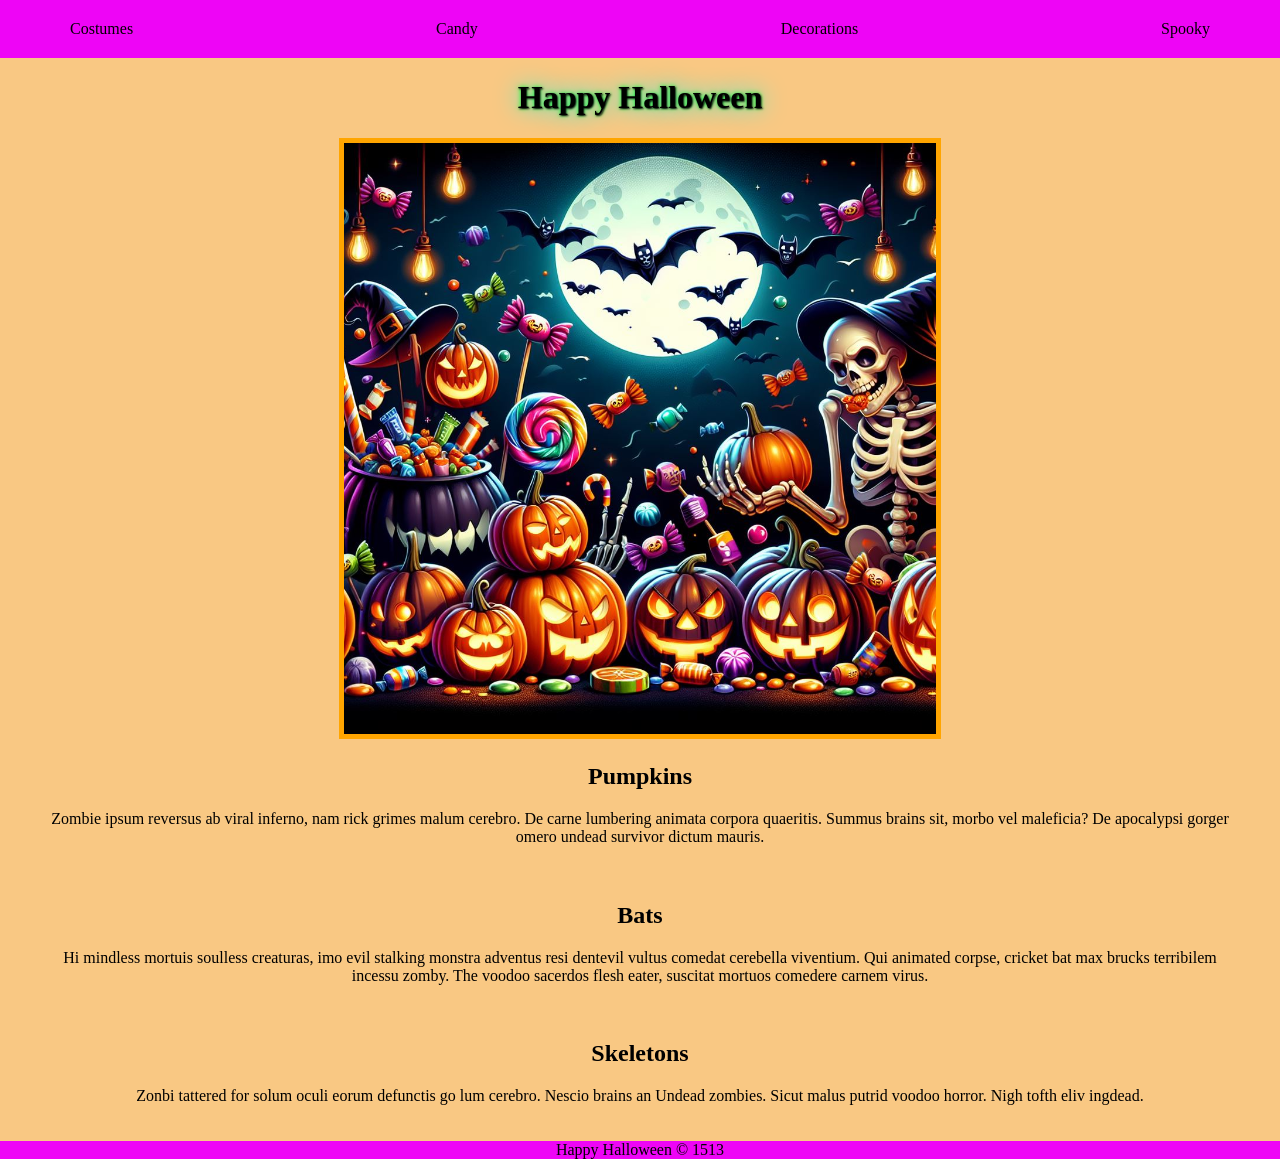
<file: ice/halloween/index.html>
<!-- For this activity you are not allowed to change
 the HTML code, only the CSS -->

<!DOCTYPE html>
<html lang="en">

<head>
    <meta charset="UTF-8">
    <meta name="viewport" content="width=device-width, initial-scale=1.0">
    <title>Document</title>
    <link rel="stylesheet" href="styles/styles.css">
</head>

<body>
    <div id="wrapper">
        <header>
            <nav>
                <ul>
                    <li>Costumes</li>
                    <li>Candy</li>
                    <li>Decorations</li>
                    <li>Spooky</li>
                </ul>
            </nav>
        </header>
        <main>
            <h1>Happy Halloween</h1>
            <img src="images/halloween.png">
            <section>
                <h2>Pumpkins</h2>
                <p>Zombie ipsum reversus ab viral inferno, nam rick grimes
                    malum cerebro. De carne lumbering animata corpora quaeritis.
                    Summus brains sit​​, morbo vel maleficia? De apocalypsi gorger
                    omero undead survivor dictum mauris. </p>
            </section>
            <section>
                <h2>Bats</h2>
                <p>Hi mindless mortuis soulless
                    creaturas, imo evil stalking monstra adventus resi dentevil vultus
                    comedat cerebella viventium. Qui animated corpse, cricket bat max
                    brucks terribilem incessu zomby. The voodoo sacerdos flesh eater,
                    suscitat mortuos comedere carnem virus.</p>
            </section>
            <section>
                <h2>Skeletons</h2>
                <p>Zonbi tattered for solum oculi
                    eorum defunctis go lum cerebro. Nescio brains an Undead zombies. Sicut
                    malus putrid voodoo horror. Nigh tofth eliv ingdead.</p>
            </section>
        </main>
        <footer>
            Happy Halloween &copy; 1513
        </footer>
    </div>
</body>

</html>
</file>
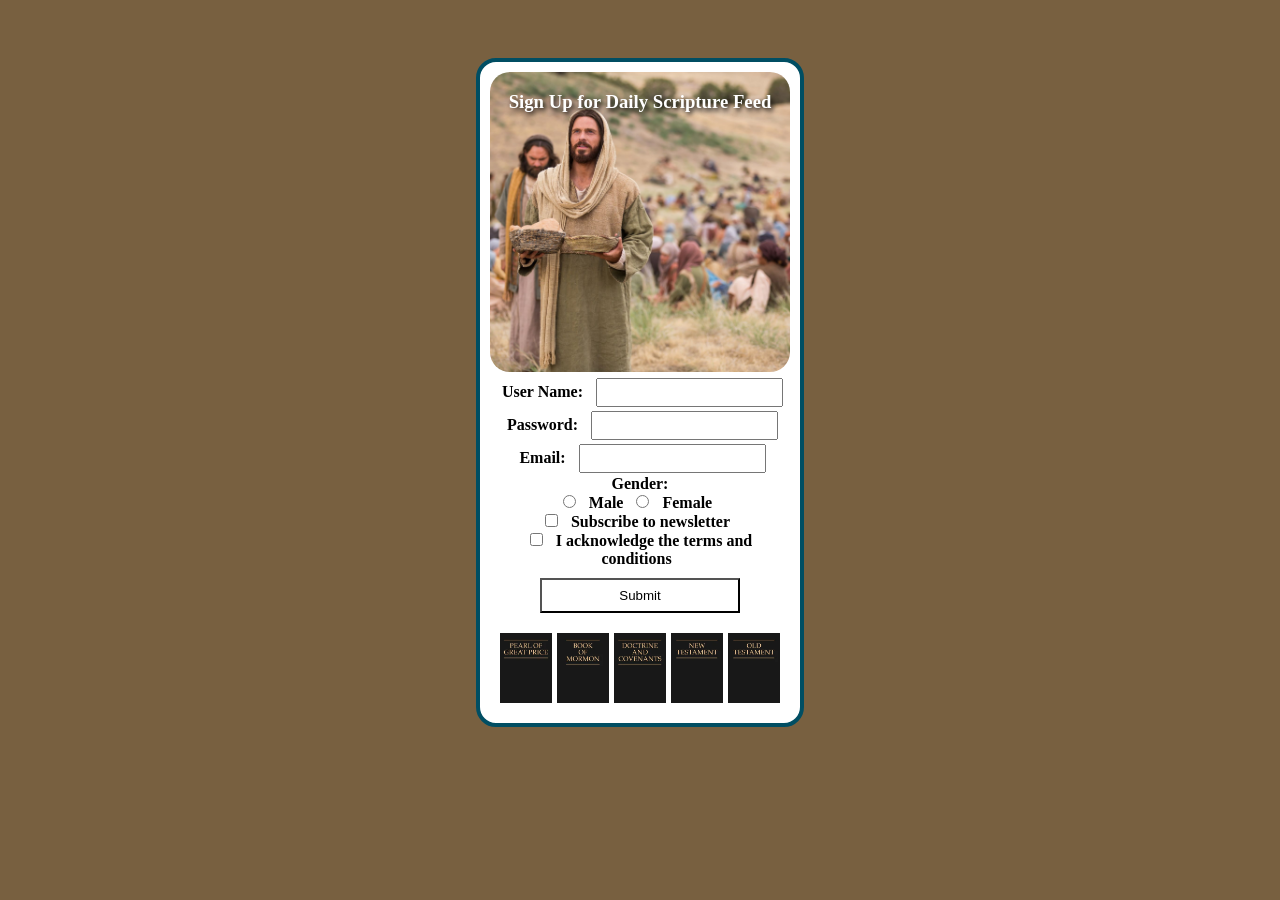
<file: ice/signup/index.html>
<!DOCTYPE html>
<html lang="en">

<head>
    <meta charset="UTF-8">
    <meta name="viewport" content="width=device-width, initial-scale=1.0">
    <title>Daily Feed Sign Up</title>
    <link rel="stylesheet" href="style.css">

</head>

<body class="hero">
    <div id="formContainer">
        <h3>Sign Up for Daily Scripture Feed</h3>
        <img class="heroImg" src="images/jesus_feeds_5000.jpeg" alt="Jesus Feeding 5000 image">
        <form id="myForm">
            <button type="button" id="closeBtn">X</button>
            <label for="username">User Name:</label>
            <input type="text" id="username" name="username" required>

            <label for="password">Password:</label>
            <input type="password" id="password" name="password" required>

            <label for="email">Email:</label>
            <input type="email" id="email" name="email" required>

            <label>Gender:</label>
            <div>
                <input type="radio" id="male" name="gender" value="male" required>
                <label for="male">Male</label>
                <input type="radio" id="female" name="gender" value="female" required>
                <label for="female">Female</label>
            </div>

            <section>
                <input type="checkbox" id="newsletter" name="newsletter">
                <label for="newsletter">Subscribe to newsletter</label>
            </section>

            <section>
                <input type="checkbox" id="conditions" name="conditions" required>
                <label for="conditions">I acknowledge the terms and conditions</label>
            </section>

            <section>
                <button type="submit">Submit</button>
            </section>
        </form>
        <section class="bookRow">
        <img src="images/pearl_of_great_price.webp" alt="BoM">
        <img src="images/book_of_mormon.webp" alt="DaC">
        <img src="images/doctrine_and_covenants.webp" alt="NT">
        <img src="images/new_testament.webp" alt="OT">
        <img src="images/old_testament.webp" alt="PoGp">
        </section>
    </div>

    <div id="output"></div>

    <script>
        // Here is some Javascript to start looking forward to wdd131
        document.getElementById("closeBtn").addEventListener("click", function () {
            document.getElementById("formContainer").style.display = "none";
         });
        const form = document.getElementById('myForm');
        const output = document.getElementById('output');

        form.addEventListener('submit', function (event) {
            event.preventDefault(); // Stop form from actually submitting

            const formData = new FormData(form);
            const entries = [];

            for (const [key, value] of formData.entries()) {
                if (key == "password") {
                    entries.push(`<strong>${key}</strong>: ${value} (you should probably encrypt the password)`);
                } else {
                    entries.push(`<strong>${key}</strong>: ${value}`);
                }
            }

            output.innerHTML = `
            <br>  
            <h3>Here is the data that would be sent to the server:</h3>
            <ul>
                ${entries.map(item => `<li>${item}</li>`).join('')}
            </ul>
            `;
                });
    </script>

</body>

</html>
</file>
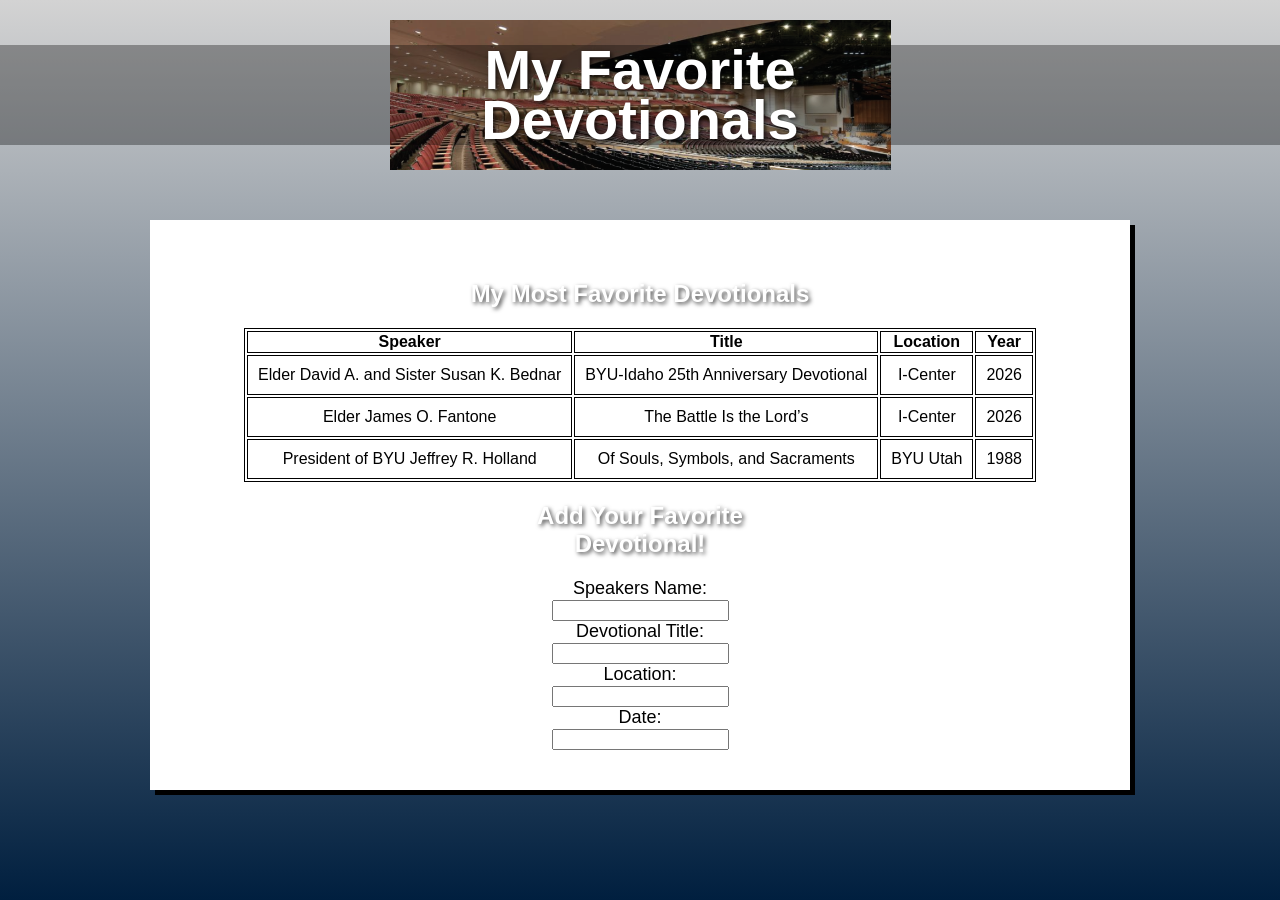
<file: favorite_devo/favorite_devo/favdevo.html>
<!DOCTYPE html>
<html lang="en">
<head>
  <meta charset="UTF-8" />
  <meta name="viewport" content="width=device-width, initial-scale=1.0"/>
  <title>My Favorite Devotionals</title>
  <link rel="stylesheet" href="styles/styles.css" />
</head>
<body>
  <div class="container">
    <header class="header">
      <div class="header-image">
        <h1>My Favorite<br>Devotionals</h1>
      </div>
    </header>
    <main>
      <div class="content-box">
        <!-- Add your devotional content here -->

         <table>
          <h2>My Most Favorite Devotionals</h2>
          <tr>
            <th> Speaker </th>
            <th> Title </th>
            <th> Location </th>
            <th> Year </th>
          </tr>
          <tr>
            <td>Elder David A. and Sister Susan K. Bednar</td>
            <td>BYU-Idaho 25th Anniversary Devotional</td>
            <td>I-Center</td>
            <td>2026</td>
          </tr>
          <tr>
            <td>Elder James O. Fantone</td>
            <td>The Battle Is the Lord’s</td>
            <td>I-Center</td>
            <td>2026</td>
          </tr>
          <tr>
            <td>President of BYU Jeffrey R. Holland</td>
            <td>Of Souls, Symbols, and Sacraments</td>
            <td>BYU Utah</td>
            <td>1988</td>
          </tr>
         </table>

         <form>
          <h2> Add Your Favorite Devotional!</h2>
          <label for="sname">Speakers Name: </label>
          <input type="text" id="sname">
          <br>

          <label for="dtitle">Devotional Title: </label>
          <input type="text" id="dtitle">
          <br>

          <label for="location">Location: </label>
          <br>
          <input type="text" id="location">
          <br>

          <label for="date">Date: </label>
          <br>
          <input type="text" id="date">
          <br>

         </form>
      </div>
    </main>
  </div>
</body>
</html>
</file>
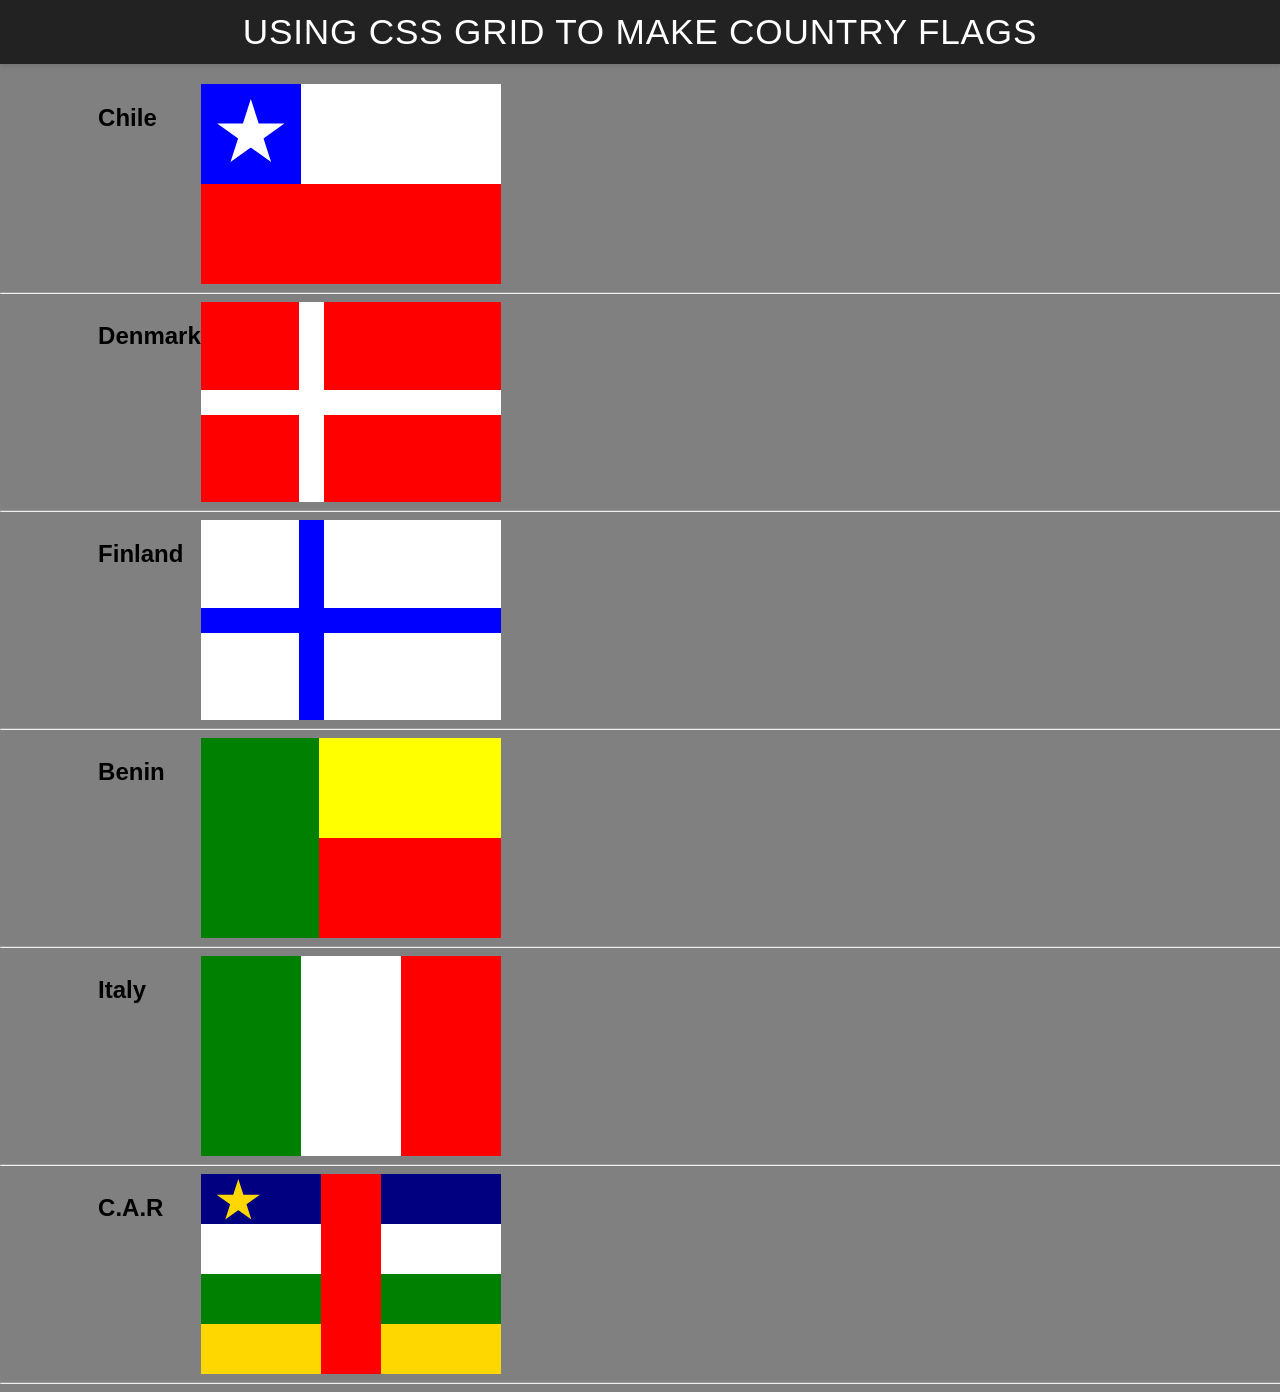
<file: ice/grid_flags/flags.html>
<!DOCTYPE html>
<html lang="en">

<head>
    <meta charset="UTF-8">
    <meta name="viewport" content="width=device-width, initial-scale=1.0">
    <title>Flag</title>
    <style>
        body {
            margin: 0;
            font-family: 'Helvetica Neue', sans-serif;
            background-color: gray;
        }

        header {
            background-color: #222;
            color: #fff;
            padding: 0.75rem 1.5rem;
            display: flex;
            align-items: center;
            justify-content: center;
            font-size: 1.1rem;
            letter-spacing: 0.05rem;
            text-transform: uppercase;
            box-shadow: 0 2px 4px rgba(0, 0, 0, 0.1);
        }

        header h1 {
            margin: 0;
            font-weight: 400;
        }
        main {
            display: grid;
            grid-template-columns: .1fr .1fr 1fr .1fr;
            margin-top: 20px;
        }
        hr {
            width: 100%;
            grid-column: 1 / 5;
        }
        h2 {
            grid-column: 2/3;
        }

        #blue {
            background: blue;
            grid-column: 1 / 2;
            display: grid;
            align-items: center;
            justify-items: center;
        }

        #white {
            background: white;
            grid-column: 2 / 4;
        }

        #red {
            background: red;
            grid-column: 1 / 4;
        }

        #chile {
            display: grid;
            grid-template-columns: 1fr 1fr 1fr;
            grid-template-rows: 1fr 1fr;
            height: 200px;
            width: 300px;
        }

        .star {
            width: 70px;
            aspect-ratio: 1;
            background: white;
            clip-path: polygon(50% 0, 79% 90%, 2% 35%, 98% 35%, 21% 90%);
        }
        #denmark {
            display: grid;
            grid-template-columns: 1.3fr 1fr 1fr;
            grid-template-rows: 1fr 1fr;
            background-color: white;
            height: 200px;
            width: 300px;
            grid-gap: 25px;
        }
        #dred1 {
            background: red;
            grid-column: 1 / 2;
        }
        #dred2 {
            background: red;
            grid-column: 2 / 4;
        }
        #dred3 {
            background: red;
            grid-column: 1 / 2;
        }
        #dred4 {
            background: red;
            grid-column: 2 / 4;
        }
        #finland {
            display: grid;
            grid-template-columns: 1.3fr 1fr 1fr;
            grid-template-rows: 1fr 1fr;
            background-color: blue;
            height: 200px;
            width: 300px;
            grid-gap: 25px;
        }
        #fwhite1 {
            background: white;
            grid-column: 1 / 2;
        }
        #fwhite2 {
            background: white;
            grid-column: 2 / 4;
        }
        #fwhite3 {
            background: white;
            grid-column: 1 / 2;
        }
        #fwhite4 {
            background: white;
            grid-column: 2 / 4;
        }
        #benin {
            display: grid;
            grid-template-columns: 1.3fr 1fr 1fr;
            grid-template-rows: 1fr 1fr;
            height: 200px;
            width: 300px;
        }
        #bgreen {
            background: green;
            grid-column: 1 / 2;
            grid-row: 1/3;
        }
        #byellow {
            background: yellow;
            grid-column: 2 / 4;
        }
        #bred {
            background: red;
            grid-column: 2 / 4;
        }

        #italy {
            display: grid;
            grid-template-columns: 1fr 1fr 1fr;
            grid-template-rows: 1fr 1fr;
            background-color: white;
            height: 200px;
            width: 300px;
        }
        #igreen {
            background: green;
            grid-column: 1 / 2;
            grid-row: 1/3;
        }
        #iwhite {
            grid-column: 2 / 3;
            grid-row: 1/3;
        }
        #ired {
            background: red;
            grid-column: 3 / 4;
            grid-row: 1/3;
        }

        #car {
            display: grid;
            grid-template-columns: repeat(5, 1fr);
            grid-template-rows: repeat(4, 1fr);
            background-color: white;
            height: 200px;
            width: 300px;
        }
        #cblue {
            background: navy;
            grid-column: 1 /6;
            grid-row: 1/2;
        }
        .cstar {
            width: 45px;
            aspect-ratio: 1;
            background: gold;
            clip-path: polygon(50% 0, 79% 90%, 2% 35%, 98% 35%, 21% 90%);
            margin-top: -195px; 
            margin-left: 15px;
        }
        #cwhite {
            background: white;
            grid-column: 1 / 6;
            grid-row: 2/3;
        }
        #cgreen {
            background: green;
            grid-column: 1 / 6;
            grid-row: 3/4;
        }
        #cyellow {
            background: gold;
            grid-column: 1 / 6;
            grid-row: 4/5;
        }
        #cred {
            background: red;
            grid-column: 3 / 4;
            grid-row: 1/6;
            z-index: 1;
        }

    </style>
</head>

<body>
    <header>
        <h1>Using CSS Grid to make Country Flags</h1>
    </header>
    <main>
        <h2>Chile</h2>
        <div id="chile">
            <div id="blue">
                <div class="star"></div>
            </div>
            <div id="white"></div>
            <div id="red"></div>
        </div>
        <hr>

        <h2>Denmark</h2>
        <div id="denmark">
            <div id="dred1"></div>
            <div id="dred2"></div>
            <div id="dred3"></div>
            <div id="dred4"></div>
        </div>
        <hr>

        <h2>Finland</h2>
        <div id="finland">
            <div id="fwhite1"></div>
            <div id="fwhite2"></div>
            <div id="fwhite3"></div>
            <div id="fwhite4"></div>
        </div>
        <hr>

        <h2>Benin</h2>
        <div id="benin">
            <div id="bgreen"></div>
            <div id="byellow"></div>
            <div id="bred"></div>
        </div>
        <hr>

        <h2>Italy</h2>
        <div id="italy">
            <div id="igreen"></div>
            <div id="iwhite"></div>
            <div id="ired"></div>
        </div>
        <hr>

        <h2>C.A.R</h2>
        <div id="car">
            <div class="cstar"></div>
            <div id="cred"></div>
            <div id="cblue"></div>
            <div id="cwhite"></div>
            <div id="cgreen"></div>
            <div id="cyellow"></div>
        </div>
        <hr>
    </main>
</body>

</html>
</file>
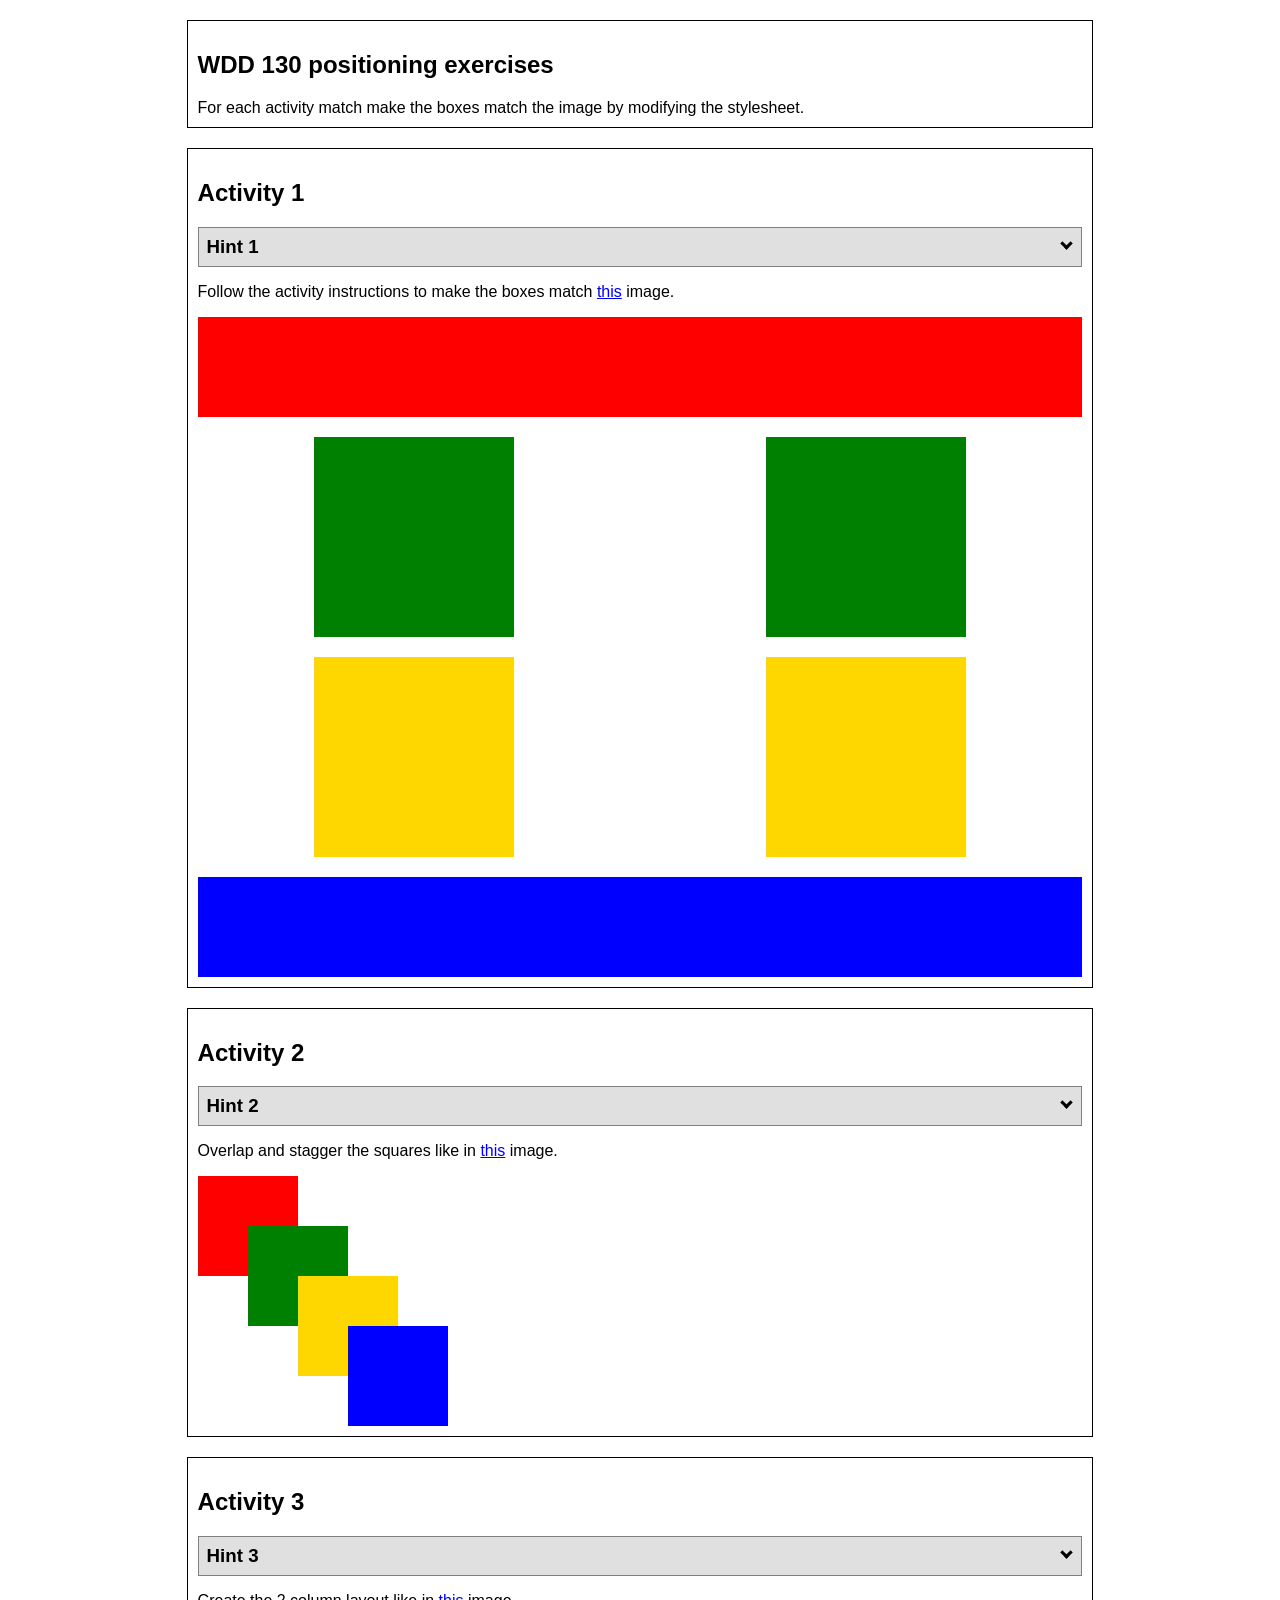
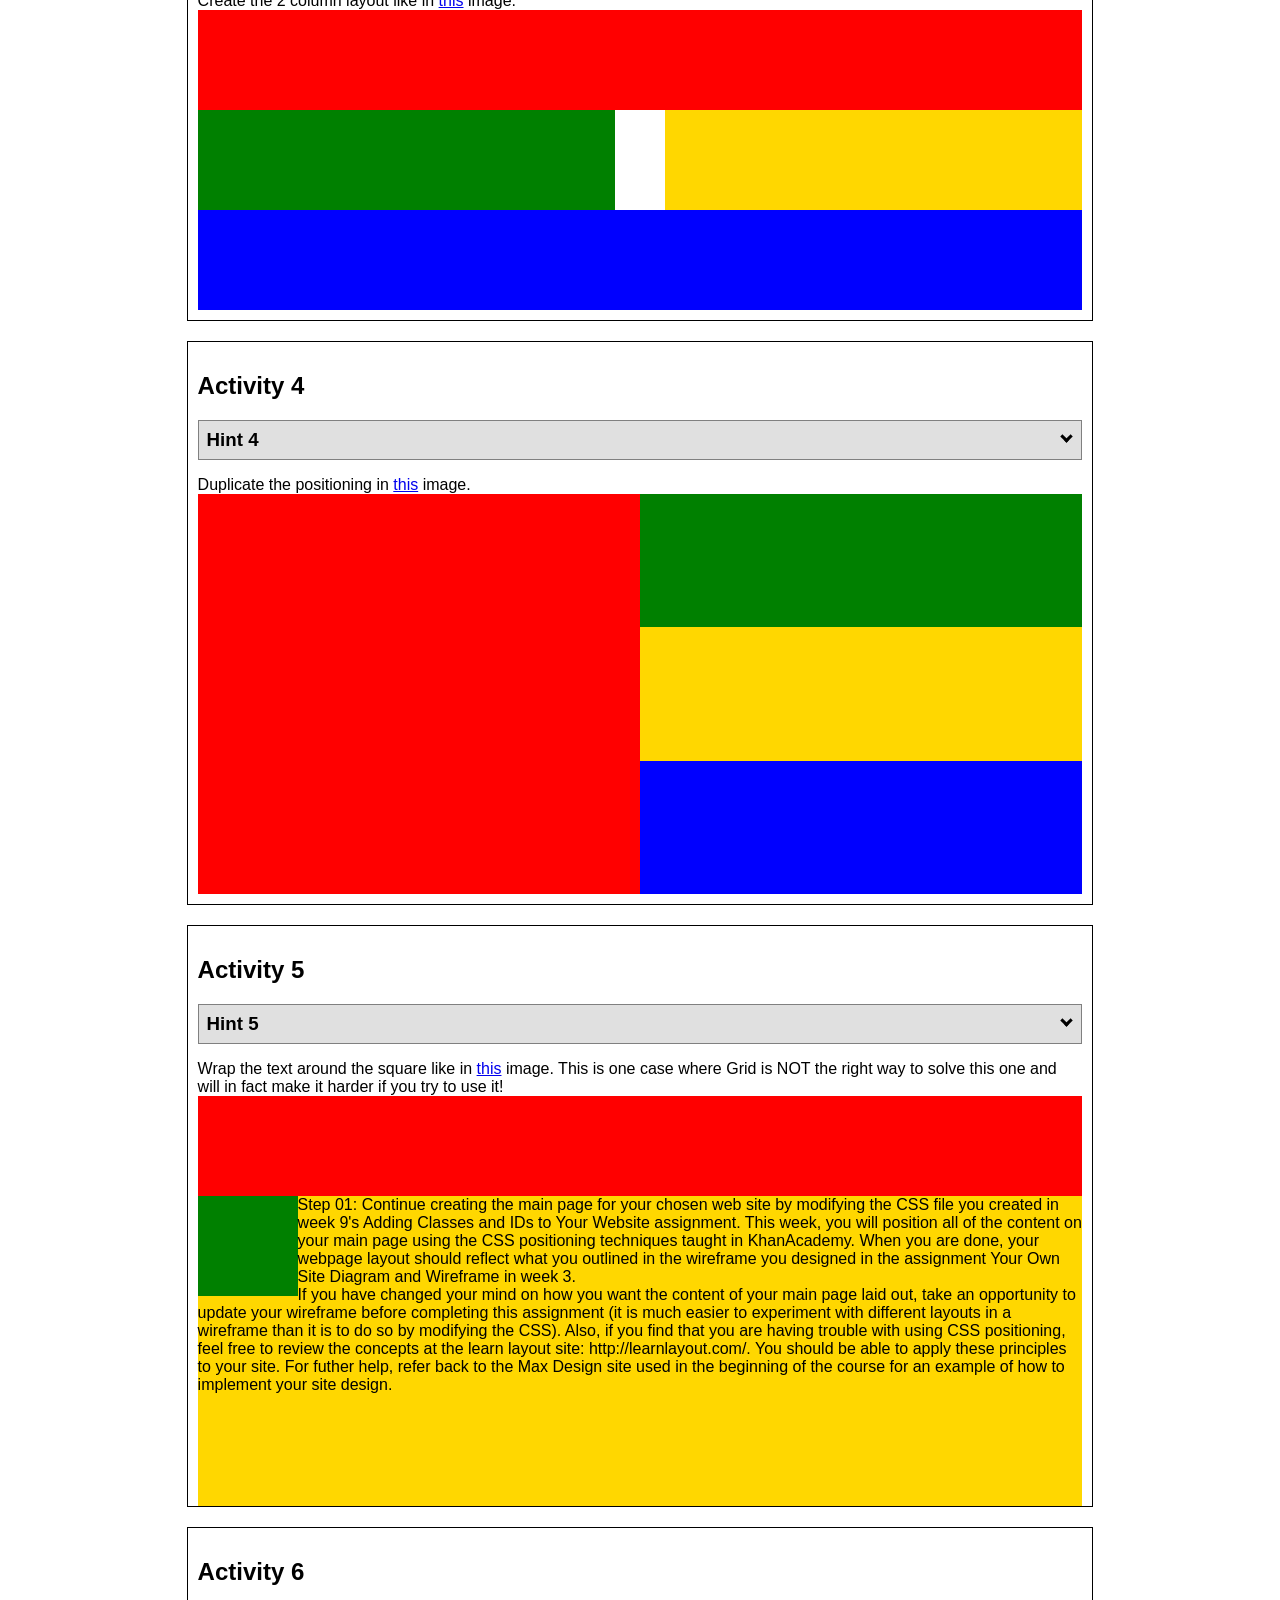
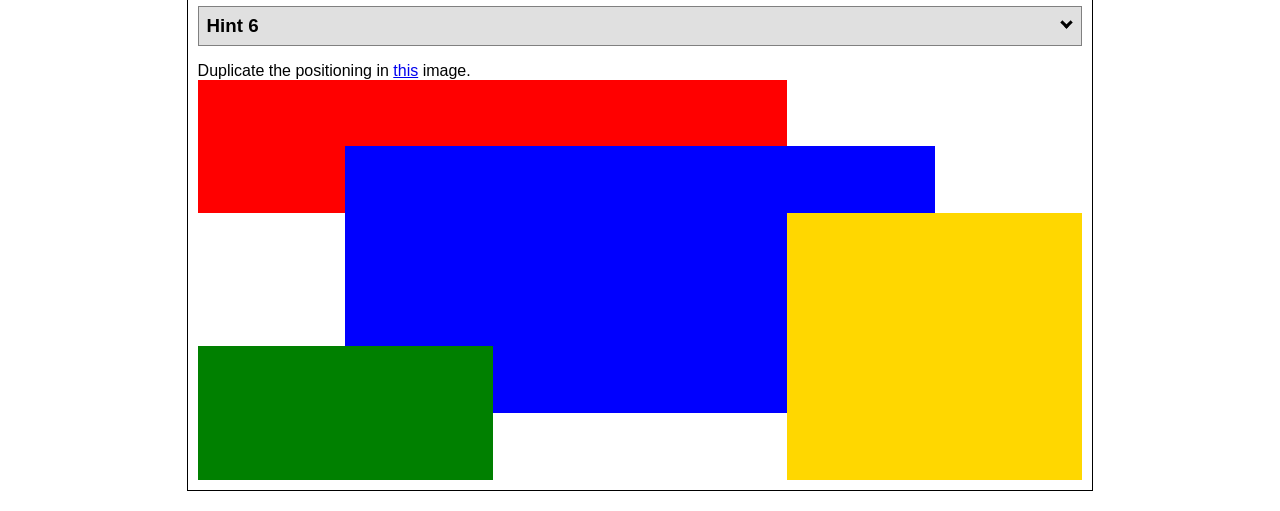
<file: ice/positioning/positioning.html>
<!DOCTYPE html>
<html lang="en">
  <head>
    <!-- HTML - Name: positioning.html -->
    <title>Positioning Activity</title>
    <link rel="stylesheet" type="text/css" href="positionstyles.css" />
  </head>
  <body>
    <div class="activity">
      <h2>WDD 130 positioning exercises</h2>
      For each activity match make the boxes match the image by modifying the stylesheet.</div>
    <div class="activity">
      <h2>Activity 1</h2>
      <section class="hint"><input type="checkbox" ><i></i> <h3>Hint 1</h3><div><p>Use the activity instructions for the firt activity</a></p></div></section>
      <p>Follow the activity instructions to make the boxes match  <a href="images/example1.png" target="_blank">this</a> image.</p>
      <div class="content1" >
        <div class="red1" ></div>
        <div class="green1" ></div>
        <div class="green1" ></div>
        <div class="yellow1"></div>
        <div class="yellow1"></div>
        <div class="blue1"></div>
      </div>
    </div>
    <div class="activity">
      <h2>Activity 2</h2>
      <section class="hint"><input type="checkbox" > <h3>Hint 2</h3><i></i><div>
      <ul>
      <li>grid-template-columns: 50px 50px 50px 50px 50px </li></ul></div></section>
      <p>Overlap and stagger the squares like in <a href="images/example2.png" target="_blank">this</a> image.</p>
      <div class="content2" >
        <div class="red2" ></div>
        <div class="green2" ></div>
        <div class="yellow2"></div>
        <div class="blue2"></div>
      </div>
    </div>
    <div class="activity">
      <h2>Activity 3</h2>
      <section class="hint"><input type="checkbox" > <h3>Hint 3</h3><i></i><div><p>This one is going to be best solved with CSS Grid. Remember to make the boxes the right width first...then start moving them around. </p><h4>Properties used:</h4><ul><li>display:grid;</li><li>grid-template-columns:</li><li>grid-column-gap:</li>
        <li>grid-column:</li>  </ul></div></section>
      Create the 2 column layout like in <a href="images/example3.png" target="_blank">this</a>  image.
      <div class="content3" >
        <div class="red3" ></div>
        <div class="green3" ></div>
        <div class="yellow3"></div>
        <div class="blue3"></div>
      </div>
    </div>
    <div class="activity">
      <h2>Activity 4</h2>
      <section class="hint"><input type="checkbox" > <h3>Hint 4</h3><i></i><div><p>For the others we have been primarily concerned with width. For this one you will need to adjust height as well. </p><h4>Properties used:</h4><ul><li>display:grid;</li><li>grid-template-columns:</li><li>grid-row:</li></ul></div></section>
      Duplicate the positioning in <a href="images/example4.png" target="_blank">this</a> image. 
      <div class="content4" >
        <div class="red4" ></div>
        <div class="green4" ></div>
        <div class="yellow4"></div>
        <div class="blue4"></div>
      </div>
    </div>

    <div class="activity">
      <h2>Activity 5</h2>
      <section class="hint"><input type="checkbox" > <h3>Hint 5</h3><i></i><div><p>Grid is <strong>not</strong> the right way to do this.  In fact there is only one way to really do that...and that is with float. Remember that we float the thing we want the text to wrap around.  Also remember to start by making all the shapes the right size and shape.</p><h4>Properties used:</h4><ul><li>float: left;</li></ul></div></section>
      Wrap the text around the square like in <a href="images/example5.png" target="_blank">this</a> image. This is one case where Grid is NOT the right way to solve this one and will in fact make it harder if you try to use it!
      <div class="content5" >
        <div class="red5" ></div>
        <div class="green5" ></div>
        <div class="yellow5">Step 01: Continue creating the main page for your chosen web site by modifying the CSS file you created in week 9's Adding Classes and IDs to Your Website assignment. This week, you will position all of the content on your main page using the CSS positioning techniques taught in KhanAcademy. When you are done, your webpage layout should reflect what you outlined in the wireframe you designed in the assignment Your Own Site Diagram and Wireframe in week 3. <br />
          If you have changed your mind on how you want the content of your main page laid out, take an opportunity to update your wireframe before completing this assignment (it is much easier to experiment with different layouts in a wireframe than it is to do so by modifying the CSS). Also, if you find that you are having trouble with using CSS positioning, feel free to review the concepts at the learn layout site: http://learnlayout.com/. You should be able to apply these principles to your site. For futher help, refer back to the Max Design site used in the beginning of the course for an example of how to implement your site design.</div>
        <div class="blue5"></div>
      </div>
    </div>
    <div class="activity">
      <h2>Activity 6</h2>
      <section class="hint"><input type="checkbox" > <h3>Hint 6</h3><i></i><div><p>This one is all about visualizing the grid behind the layout. If you are having a hard time doing that first: all the sizes are even multiples of 100, and second here is another example with the lines drawn: <a href="images/example6-hint.png" target="_blank">example 6 with lines</a>. For this one you will find it easiest if you use px for the column width. You can also use <kbd>z-index</kbd> to control the element layering.    </p><h4>Properties used:</h4><ul><li>display:grid;</li><li>grid-template-columns:</li><li>grid-column:</li><li>grid-row:</li><li><a href="https://www.w3schools.com/cssref/pr_pos_z-index.asp" target="_blank">z-index:</a></li></ul></div></section>
      Duplicate the positioning in <a href="images/example6.png" target="_blank">this</a> image.
      <div class="content6" >
        <div class="red6" ></div>
        <div class="green6" ></div>
        <div class="yellow6"></div>
        <div class="blue6"></div>
      </div>
    </div>
  </body>
</html>
</file>
<file: ice/prophet_card.css>
body{
    background-color: #ffecd7;
    display:grid;
    grid-template-columns: repeat(3, 1fr);
}
#content{
    
    background-color: #008db1;
    border: 4px solid #004e63;
    border-radius: 20px;
    text-align: center;
    grid-column: 2;
    margin: 50px 50px;
    padding: 50px;
}
ul{
    font-size: 24px;
    color: #fffffe;
    margin: 0 auto;
    width: 250px;
}
h1{
    color: #fffffe;
    font-family: Helvetica;
    font-size: 64px;
}
h2 a{
    margin: 0 auto;
    font-size: 1.5em;
    color: #91e4fb;
    font-family: Helvetica;
    text-decoration: none;
}
h3{
    padding: 10px;
    margin: 30px;
    font-size: 2em;
    color:#ffd783;
    font-family: "Brush Script MT", "Nanum Brush Script";
}
img
{
    border: 4px solid white;
    margin: 50px 50px;
}
</file>
<file: portfolioAssignment/style.css>
body{
background: #0B1825;
display:grid;
}
header{
    display: grid; 
    color: #CBB4AD;
    justify-items: center;
    margin: 0px 0px 10px 0px;
}
header a{
    color: #CBB4AD;
    text-decoration: none;
    margin: 5px;
}
header a:visited{
    color: #CBB4AD;
    text-decoration: none;
}

footer{
    display: flex; 
    color: #CBB4AD;
    align-items: center;
    justify-content: center;
    gap: 10px;
    margin: 20px;
}
footer a{
    color: #CBB4AD;
    text-decoration: none;
}
footer a:visited{
    color: #CBB4AD;
    text-decoration: none;
}
#link:hover{
    color: lightgray;
    text-decoration: underline;
}

.hero{
    margin: 50px;
    width: 100%;
    float: right;
}

.profileImg{
    background: white;
    margin: 0 auto;
    border: 10px solid white;
    border-radius: 200px 200px 0px 0px;
    grid-column: 1/2;
    grid-row: 1/3;
    height: 460px;
    width: 460px;
}

.owlImg{
    margin: 0px -200px 0px 0px;
    float: bottom;
}

.sig
{
    grid-column: 3/4;
    margin: -100px -200px 0px -70px;
    scale: 70%;
}
.abtMe{
    display: flex;
    justify-content: center;
    align-items: center;
    gap: 20px;
    grid-column:1/4;
    margin: auto 0;
    margin-top: -125px;
}
h1, h2, a, p
{
    color: #CBB4AD;
}


#w{
    color: white;
}
main{
    width: 90%;
    max-width: 80%;
    margin: 0 auto;
    display: grid;
    grid-template-rows: 1fr 1fr;
    grid-template-columns: repeat(3,1fr);
}

button{
    color: white;
    background: #CBB4AD;
    height: 30px;
    width: 100px;
    border-radius: 20px;
    font-weight: bold;
}
button:hover{
    color: lightgray;
    background: navy;
}

#icePage{
    list-style: none;
    display: grid;
    text-wrap: nowrap;
    grid-column: 2/3;
    margin-top: 100px;
}
#iceLinks{
    color: white;
    align-items: center;
    margin: auto 40px;
    font-size: 50px;
    justify-items:center;

}
</file>
<file: wwr/styles/style.css>
@import url('https://fonts.googleapis.com/css2?family=Archivo+Black&family=Rubik+Mono+One&display=swap');
#content{
    max-width:16000px;
    margin: 0 auto;
}

nav {
    display: flex;
    justify-content: space-around;
}

nav a{
    text-align: center;
    color: black;
    text-decoration: none;
    padding: 35px;
}
nav a:hover{
    background-color: #e18711;
    color: white;
}
#hero {
    display: grid;
    grid-template-colums: 1fr 3fr 1fr;
    margin-top: -100px;
}
#hero-msg h1, #hero-msg h4{
    text-align: center;
}
#hero-img{
    width: 100%;
}

#hero-box {
    grid-column: 1/4;
    grid-row: 1/3;
    z-index: -1;
}
#hero-msg h4 {
    color: white;
}
#hero-msg {
    grid-column: 2/3;
    grid-row: 1/2;
    margin-top: 100px;
}

.button-box{
    text-align: center;
}

main section{
    text-align: center;
}

main section img{
    box-sizing: border-box;
}

.background{
    height: 725px;
    background-color: #65635E;
}

body{
    background-color: #C2C9CC;
    font-family: "Rubik Mono One", Helvetica, sans-serif;
    margin: 0;
    padding: 0;
}
h2 {
    margin: 0;
}

header{
    background-color:  #379CED;
    display: grid;
    grid-template-columns: 150px auto;
}

.book, .join{
    background-color: #379CED;
    color: black;
    text-decoration: none;
    font-size: 18px;
    padding: 15px 30px;
    margin-top: 50px;
    border-radius: 5px
}

.book:hover, .join:hover{
    background-color: #e18711;
    color: white;
}

#background{
    background-color: #f3fbff;
    grid-column: 1/11;
    grid-row: 4/9;
}

.msg{
    background-color: #98654D;
    line-height: 1.5em;
    padding: 35px;
    grid-column: 6/10;
    grid-row: 6/7;
    box-shadow: 5px 5px 10px #6f7364;
}
.msg h2{
    color: black;
    font-family: "Archivo Black", Helvetica, sans-serif;
}
.msg p{
    color: black;
    font-size: .8em;
    padding-bottom: 15px;
}

footer{
    background-color:  #98654D;
    color: black;
    padding: 25px 50px;
    margin-top: 200px;
    display: flex;
    justify-content: space-around;
    align-items: center;
}
footer p {
    font-size: 1.2em;
}    
footer p a:hover {
    text-decoration: underline;
}    
footer a{
    color: black;
    text-decoration: none;
}
footer a:hover{
    color: black;
}
footer .social img{
   padding-top: 15px;
}
.card-img{
    border: 10px solid black;
    transition: transform .5s;
    box-shadow: 5px 5px 10px #6f7364;
}
.card-img:hover{
    opacity: .6;
    transform: scale(1.1);
}
.card-img, .mountains {
    width: 100%;
}
.mountains{
    grid-column: 2/7;
    grid-row: 5/8;
    box-shadow: 5px 5px 10px #6f7364;
}
.home-grid{
    display: grid;
    grid-template-columns: 1fr 1fr 1fr 1fr 1fr 1fr 1fr 1fr 1fr 1fr;
}
.home-title{
    color: black;
    font-size: 2em;
    margin-top: 10px;
}

h4{
    color:  black;
}

.rivers-card, .camping-card, .rapids-card{   
margin: 200px 0;

}
.rivers-card{
    grid-row: 2/3;
    grid-column: 2/4;
}
.camping-card{
    grid-row: 2/3;
    grid-column: 5/7;
}
.rapids-card{
    grid-row: 2/3;
    grid-column: 8/10; 
}

#logo_link{
    padding-top: 5px;
    justify-self: center;
    align-self: center;
    padding: 5px;
}
.logo{
    width: 80px;
}
.icon{
    width: 80px;
    padding-top: 10px;
}

@media screen and (max-width: 900px) {
    #hero, .home-grid {
        display: block;
        height: auto;
    }
    nav, footer {
        flex-direction: column;
    }
    nav a {
        display: block;
        padding: 15px;
    }
    #hero {
        margin-top: 0;
    }
    #hero-msg {
        margin-top: 0;
    }
    #hero-msg h4 {
        display: none;
    }
    #hero-msg h1 {
        color: #6f7364;
    }
    .home-title {
        font-size: 25px;
    }
    .rivers-card, .camping-card, .rapids-card { 
        margin: 50px auto;
        width: 60%;
    }
    #background {
        display: none;
    }
    .mountains, .msg {
        width: 80%;
        display: block;
        margin: 0 auto;
    }
    footer {
        margin-top: 25px;
    }
}
</file>
<file: ice/halloween/styles/styles.css>
body
{
    margin: 0;
    min-height: 100vh;
    background-color: #f9c883;
    display: flex;
    flex-direction: column;
    justify-content: center;
    align-items: center;
    text-align: center;
}

@keyframes myAnimation {
    from {text-shadow: 1px 1px 2px black, 0 0 25px rgb(0, 255, 238), 0 0 5px rgb(0, 255, 13);}
    to {text-shadow: 1px 1px 2px black, 0 0 25px rgb(0, 255, 238), 0 0 5px rgb(183, 0, 255);}
}

header:hover
{
    background-color: green;
}
header
{
    margin: 0 auto;

    background-color: #ee05f6;
}
nav ul{
    margin: 0;
    padding: 20px;
    display: flex;
    align-items: center;
    flex-direction: row;
    text-align: center;
    justify-content: space-between;
    
}

li{
    list-style-type: none;
    border-radius: 25px;
    padding: 0px 50px;
}

img
{
    border-color: orange;
    border: 5px solid orange;
}

h1 {
  text-shadow: 1px 1px 2px black, 0 0 25px rgb(0, 255, 238), 0 0 5px rgb(0, 255, 13);
  animation-name: myAnimation;
  animation-duration: 1s;
  animation-iteration-count: infinite;
}

section{
    padding: 0 50px 20px;

}
footer
{
    background-color: #ee05f6;
}
</file>
<file: ice/signup/style.css>
body {
    background: rgb(120, 96, 64);
    display:grid;
    grid-template-columns: repeat(3, 1fr);
    }


#formContainer
{
    background-color: white;
    border: 4px solid #004e63;
    border-radius: 20px;
    text-align: center;
    grid-column: 2;
    margin: 50px 50px;
    padding: 10px;  
}

#formContainer label, input
{
    font-weight: bold;
    text-align: center;
    padding: 5px;
    margin: 2px;
}

button:hover{
    box-shadow: 2px 3px 5px black;
    background: #007fa2;
}

button{
    background: white;
    width: 200px;
    height: 35px;
    margin: 10px;
}

input:hover{
    box-shadow: 1px 1px 5px black;
    background: #f8f4a3ef;
}

#closeBtn{
    position: absolute;
    top: 100%
    left 100%;
    transform: translate(-200%, -1500%);
}
h3
{
    color: white;
    text-shadow: 2px 3px 5px black;
    position: relative;
    z-index: 2;

}
.heroImg {
    margin-top: -59px;
    border-radius: 20px;
    width: 300px;
    height: 300px;
    object-fit: cover;
    object-position: top;
}

.bookRow{
    display:grid;
    grid-template-columns: repeat(5, 1fr);
    margin: 0 auto;
    gap: 5px;
    padding: 10px
    
}
.bookRow img{
    object-fit: cover;
    width: 100%;
    height: auto;
}
</file>
<file: favorite_devo/favorite_devo/styles/styles.css>
body {
  margin: 0;
  height: 100%;
  font-family: Arial, sans-serif;
  background: linear-gradient(to bottom, #d3d3d3, #001f3f);
  background-repeat: no-repeat; /* Just in case */
  background-attachment: fixed;
  grid-template-columns: repeat(3, 1fr);
}

.container {
  text-align: center;
}

.header {
  padding: 20px 0;
}

.header-image {
  background-image: url('../images/icenter.png'); /* Replace with your image */
  background-repeat: no-repeat;
  background-position: center;
  height: 150px;
  display: flex;
  flex-direction: column;
  justify-content: center;
  color: white;

}

.header-image h1 {
  margin: 0;
  line-height: 0.9;
    font-size: 3.5em;
  font-weight: bold;
  text-shadow: 2px 2px 4px rgba(0, 0, 0, 0.7);
  background: #00000055;
}

.content-box {
  background-color: white;
  margin: 30px auto;
  width: 90%;
  max-width: 900px;
  padding: 40px;
  box-shadow: 5px 5px 0px black;
  min-height: 400px;
}
table{
  border: 1px solid black;
  margin: 0 auto;
}
th, td {
  padding: 12 15px;
  text-align: center;
  border: 1px solid black;
}
form{
  grid-template-columns : repeat(3, 1fr);
}
form
{
    font-size: 18px;
    color: black;
    width: 250px;
    margin: 0 auto;
    text-align: center;
}
td{
  padding: 10px;
}
h2{
  font-size: 24px;
  color: white;
  text-shadow:2px 2px 4px rgba(0,0,0,.7);


}
</file>
<file: ice/positioning/positionstyles.css>
/* CSS - Name: "positionstyles.css" */
/* Activity 1 styles */
.content1 {
  display : grid;
  grid-template-columns: 1fr 1fr;/* This is the parent of the activity 1 boxes. */
  justify-items: center;
  gap: 20px;
}
.red1 { 
  width: 100%; 
  height: 100px; 
  background-color: red; 
  grid-column: 1/3;

} 
.green1 {
  width: 200px; 
  height: 200px; 
  background-color: green; 

} 
.yellow1 {
  width: 200px; 
  height: 200px; 
  background-color: gold; 
} 
.blue1 {
  width: 100%; 
  height: 100px; 
  background-color: blue; 
  grid-column: 1/3;
} 
/* Activity 2 styles */ 
.content2 {
  display : grid;/* This is the parent of the activity 1 boxes. */
  justify-items: center;
  float: left;
  /* This is the parent of the activity 2 boxes. */
}
.red2 {
  width: 100px; 
  height: 100px; 
  background-color: red; 
  
} 
.green2 { 
  width: 100px; 
  height: 100px; 
  background-color: green;
  margin-top: -50px;
  margin-right: -100px;
} 
.yellow2 {
  width: 100px; 
  height: 100px; 
  background-color: gold;
  margin-top: -50px;
  margin-right: -200px; 
} 
.blue2 {
  width: 100px; 
  height: 100px; 
  background-color: blue; 
  margin-top: -50px;
  margin-right: -300px; 
} 
/* Activity 3 styles */ 
.content3 {
  display: grid;
  justify-items: center;
  grid-template-columns: 1fr 50px 1fr;

  /* This is the parent of the activity 3 boxes. */
}
.red3 {
  width: 100%; 
  height: 100px; 
  background-color: red; 
  grid-column: 1/4;
} 
.green3 {
  width: 100%; 
  height: 100px; 
  background-color: green;
} 
.yellow3 {
  width: 100%; 
  height: 100px; 
  background-color: gold;
  grid-column: 3/4;
} 
.blue3 {
  width: 100%;
  height: 100px; 
  background-color: blue;
  grid-column: 1/4;
  gap: 0px;
} 
/* Activity 4 styles */ 
.content4 {
  /* This is the parent of the activity 4 boxes. */
  height: 400px;
  display: grid;
  grid-template-columns: 1fr 1fr;
  grid-template-rows: 1fr 1fr 1fr;
}
.red4 {
  width: 100%; 
  height: 100%; 
  background-color: red;
  grid-row: 1/4;
  grid-column: 1/3;

} 
.green4 {
  width: 100%; 
  height: 100%; 
  background-color: green;
  grid-row: 1/4;
  grid-column: 2/3;

} 
.yellow4 {
  width: 100%; 
  height: 100%; 
  background-color: gold; 
  grid-row: 2/4;
  grid-column: 2/3;
} 
.blue4 {
  width: 100%; 
  height: 100%; 
  background-color: blue;
  grid-row: 3/4;
  grid-column: 2/3;
} 
/* Activity 5 styles */ 
.content5 {
  /* This is the parent of the activity 5 boxes. */
  height: 400px;
}
.red5 { 
  width: 100%; 
  height: 100px; 
  background-color: red;
} 
.green5 { 
  width: 100px; 
  height: 100px; 
  background-color: green;
  float: left;
} 
.yellow5 {
  width: 100%; 
  height: 100%; 
  background-color: gold;
  text-align: left;
} 
.blue5 {
  width: 100%; 
  height: 100px; 
  background-color: blue;
} 
/* Activity 6 styles */ 
.content6 {
  height: 400px;
  display: grid;
  grid-template-columns: repeat(6, 1fr);
  grid-template-rows: repeat(6, 1fr);
  /* This is the parent of the activity 6 boxes. */
}
.red6 {
  width: 100%; 
  height: 100%; 
  background-color: red;
  grid-column: 1/5;
  grid-row: 1/3;
} 
.green6 {
  width: 100%; 
  height: 100%; 
  background-color: green;
  grid-column: 1/3;
  grid-row: 5/7;
  z-index: 3;
} 
.yellow6 {
  width: 100%; 
  height: 100%; 
  background-color: gold;
  grid-column: 5/7;
  grid-row: 3/7;
  z-index: 2;
} 
.blue6 {
  width: 100%; 
  height: 100%; 
  background-color: blue;
  grid-column: 2/6;
  grid-row: 2/6;
} 


/* Do not make any changes below here */
.activity {
  width: 70%; 
  margin: 20px auto; 
  font-family: Arial, sans-serif; 
  border: 1px solid black; 
  padding: 10px; 
  clear:both; 
  overflow: auto;
} 

.hint {
  border: 1px solid grey;
  background: #e0e0e0;
  padding: .5em;
  position: relative;
  margin: 1em 0;
}
.hint h3 {
  margin: 0;
}
.hint:hover {
  background: #d0d0d0;
}
.hint > div {
  display: none;
}

.hint input[type=checkbox] {
  position: absolute;
  width: 100%;
  height: 100%;
  opacity: 0;
  z-index: 1;
  cursor: pointer;
}

.hint input[type=checkbox]:checked ~ div {
  display: block;
}

.hint i {
  position: absolute;
  transform: translate(-6px, 0);
  margin-top: 16px;
  right: 10px;
  top: -3px;
}
.hint i:before, .hint i:after {
  content: "";
  position: absolute;
  background-color: black;
  width: 3px;
  height: 9px;
}
.hint i:before {
  transform: translate(2px, 0) rotate(45deg);
}
.hint i:after {
  transform: translate(-2px, 0) rotate(-45deg);
}

.hint input[type=checkbox]:checked ~ i:before {
  transform: translate(-2px, 0) rotate(45deg);
}
.hint input[type=checkbox]:checked ~ i:after {
  transform: translate(2px, 0) rotate(-45deg);
}
.hint a {
  position: relative;
  z-index: 1;
}
</file>
